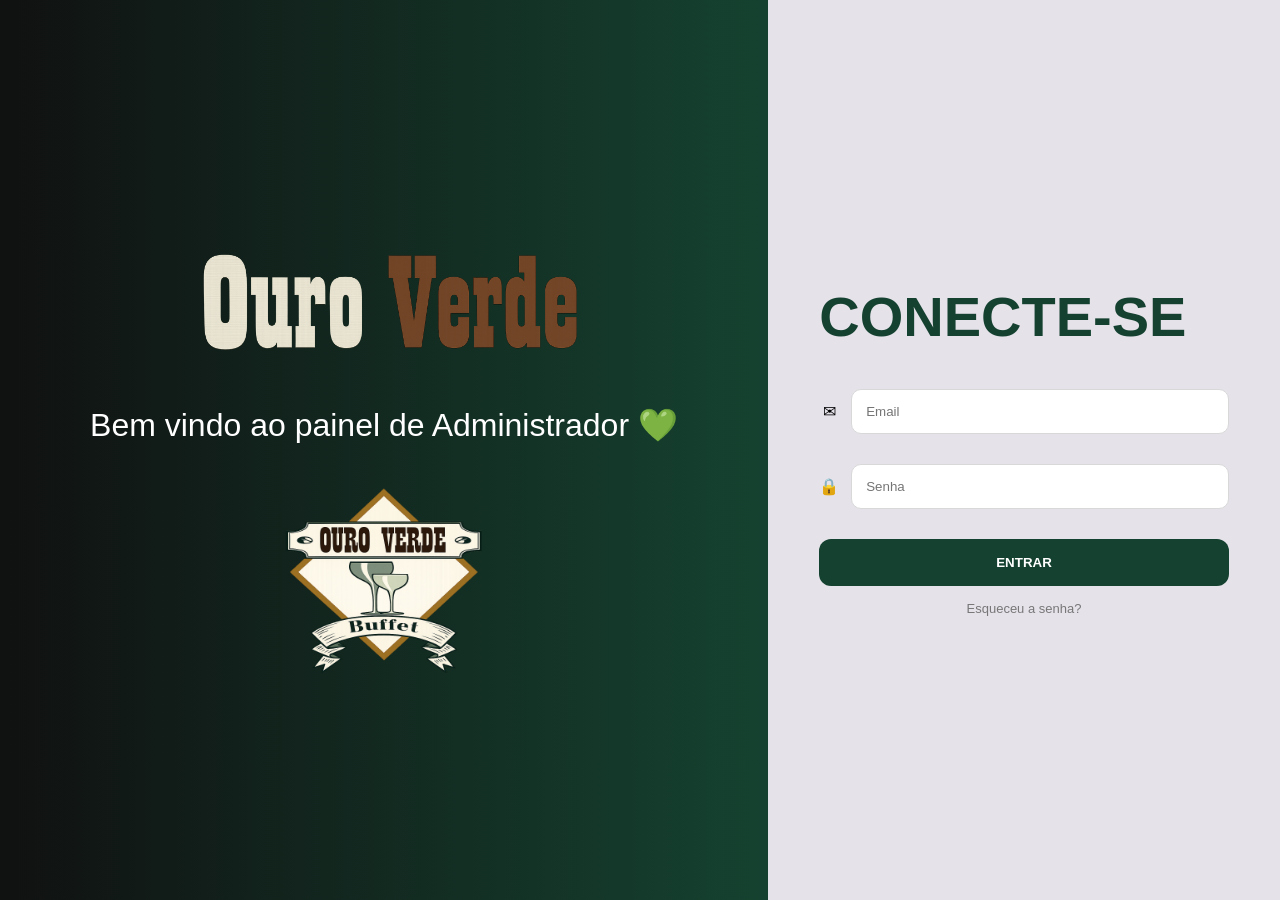
<file: Frontend/adminHTML/dashboard.html>
<!DOCTYPE html>
<html lang="pt-BR">
<head>
    <meta charset="UTF-8">
    <meta name="viewport" content="width=device-width, initial-scale=1.0">
    <title>Dashboard - Ouro Verde</title>

    <link rel="icon" type="image/svg+xml" href="../adminAssets/logo.png">

    <link rel="stylesheet" href="../adminCSS/dashboard.css">
</head>
<body>

<div class="container">

    <!-- SIDEBAR -->

    <aside class="sidebar">

        <div class="sidebar-top">

            <div class="logo-placeholder">
                <img src="../adminAssets/logo.png" alt="">
            </div>

            <nav>

                <a href="dashboard.html" class="active">
                    PEDIDOS
                </a>

                <a href="produtos.html">
                    PRODUTOS
                </a>

            </nav>

        </div>

        <div class="sidebar-bottom">

            <a href="#" id="logoutBtn">
                SAIR
            </a>

        </div>

    </aside>

    <!-- CONTEÚDO -->

    <main class="content">

        <h1>
            PAINEL<span>ADMIN</span>
        </h1>

        <!-- CARDS -->

        <section class="cards">

            <div class="card">
                <h3>RECEITA MENSAL</h3>
                <p id="receitaMensal"></p>
            </div>

            <div class="card">
                <h3>PRODUTOS ATIVOS</h3>
                <p id="produtosAtivos"></p>
            </div>

            <div class="card">
                <h3>PEDIDOS PENDENTES</h3>
                <p id="pedidosPendentes"></p>
            </div>

        </section>

        <!-- BOTÕES -->

        <div class="action-buttons">

            <button>
                PEDIDOS RECENTES
            </button>

            <button onclick="window.location.href='produtos.html'">
                GERENCIAR PRODUTOS
            </button>

        </div>

        <!-- TABELA -->

        <section class="table-container">

            <h3>PEDIDOS RECENTES:</h3>

            <table>

                <thead>
                    <tr>
                        <th>#</th>
                        <th>CLIENTE</th>
                        <th>PERÍODO</th>
                        <th>ENTREGA</th>
                        <th>TOTAL</th>
                        <th>STATUS</th>
                        <th>AÇÃO</th>
                    </tr>
                </thead>

                <tbody id="pedidosTable">

                    <!-- API -->

                </tbody>

            </table>

        </section>

    </main>

</div>

<!-- MODAL -->

<div class="modal" id="logoutModal">

    <div class="modal-content">

        <h2>Tem certeza que quer sair?</h2>

        <div class="modal-buttons">

            <button id="confirmLogout">
                SAIR
            </button>

            <button id="cancelLogout">
                CANCELAR
            </button>

        </div>

    </div>

</div>

<script src="../adminJS/api.js"></script>
<script src="../adminJS/dashboard.js"></script>

</body>
</html>
</file>
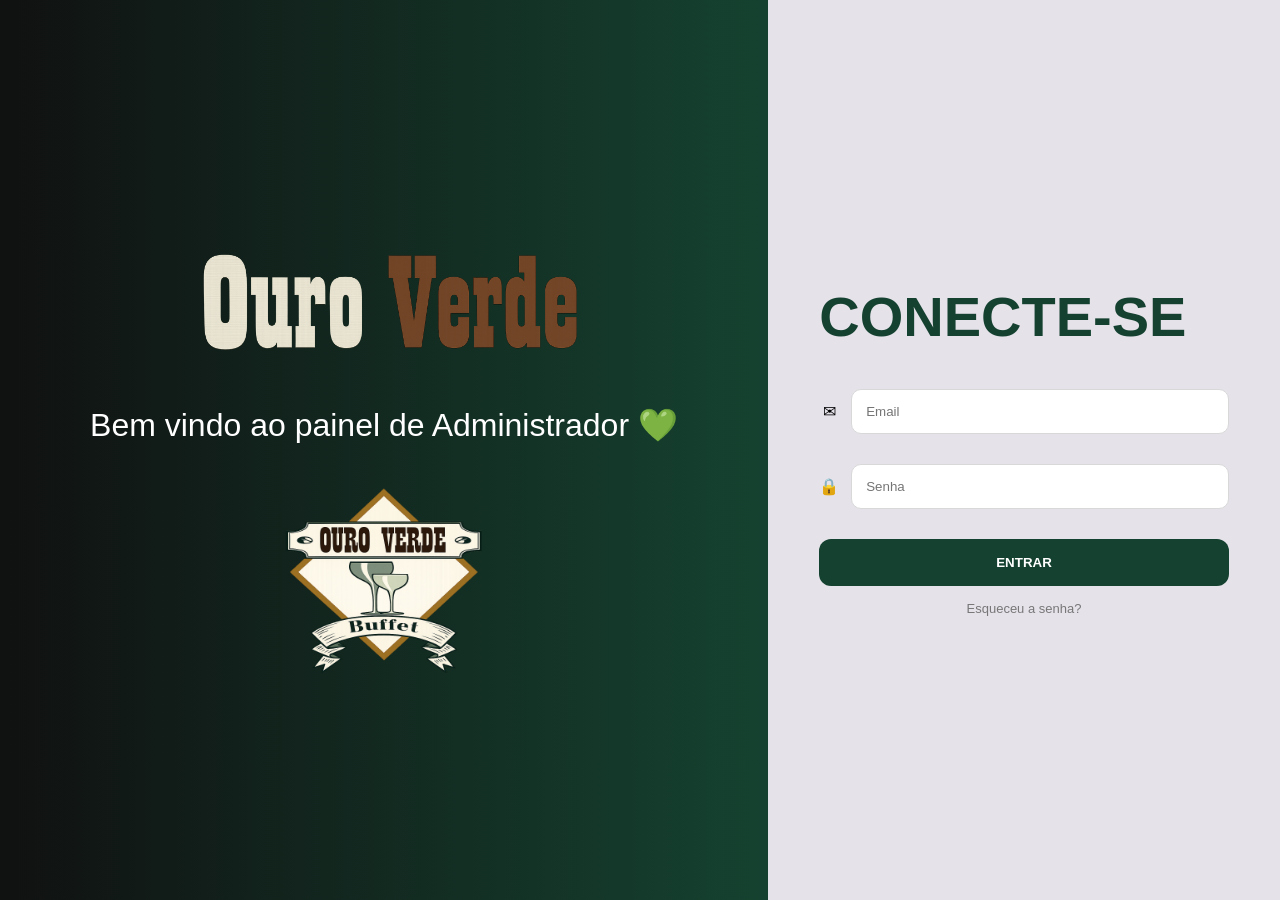
<file: Frontend/adminHTML/login.html>
<!DOCTYPE html>
<html lang="pt-BR">
<head>
    <meta charset="UTF-8">
    <meta name="viewport" content="width=device-width, initial-scale=1.0">
    <title>Login - Ouro Verde</title>

    <link rel="icon" type="image/svg+xml" href="../adminAssets/logo.png">

    <link rel="stylesheet" href="../adminCSS/login.css">
</head>
<body>

<div class="container">

    <!-- LADO ESQUERDO -->

    <section class="left-panel">

        <div class="branding">

            <!-- LOGO PRINCIPAL -->
            <div class="logo-placeholder">
                <img src="../adminAssets/nome.png" alt="">
            </div>

            <p class="welcome-text">
                Bem vindo ao painel de Administrador 💚
            </p>

            <!-- BRASÃO -->
            <div class="badge-placeholder">
                <img src="../adminAssets/logo.png" alt="">
            </div>

        </div>

    </section>

    <!-- LADO DIREITO -->

    <section class="right-panel">

        <div class="login-box">

            <h1>CONECTE-SE</h1>

            <div id="errorMessage" class="error-message">
                A Email ou senha incorretos
            </div>

            <form id="loginForm">

                <div class="input-group">

                    <div class="icon-placeholder">
                        ✉
                    </div>

                    <input
                        type="email"
                        id="email"
                        placeholder="Email"
                        required
                    >

                </div>

                <div class="input-group">

                    <div class="icon-placeholder">
                        🔒
                    </div>

                    <input
                        type="password"
                        id="senha"
                        placeholder="Senha"
                        required
                    >

                </div>

                <button type="submit">
                    ENTRAR
                </button>

                <a href="#" class="forgot-password">
                    Esqueceu a senha?
                </a>

            </form>

        </div>

    </section>

</div>

<script src="../adminJS/api.js"></script>
<script src="../adminJS/login.js"></script>

</body>
</html>
</file>
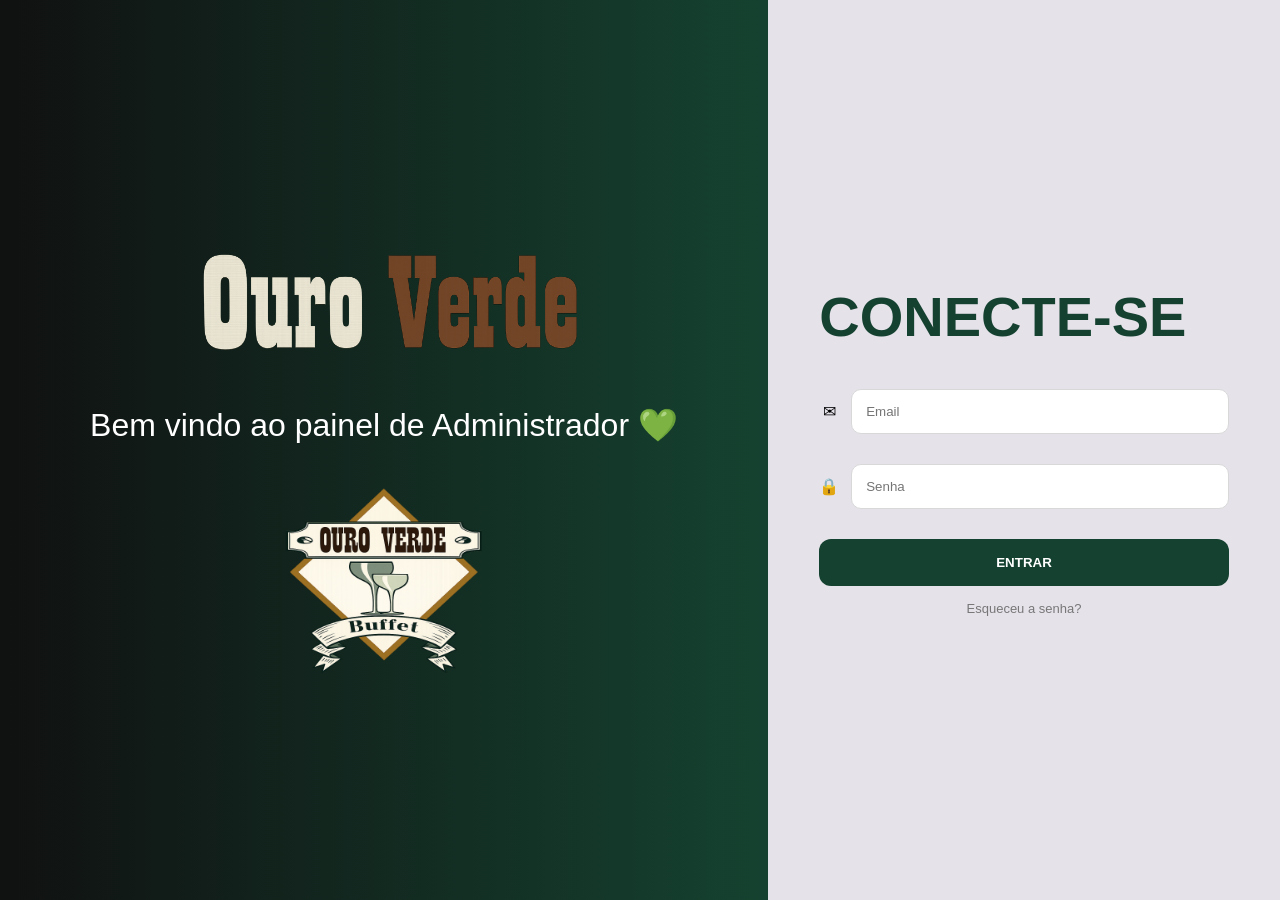
<file: Frontend/adminHTML/pedidos.html>
<!DOCTYPE html>
<html lang="pt-BR">
<head>
    <meta charset="UTF-8">
    <meta name="viewport" content="width=device-width, initial-scale=1.0">
    <title>Pedidos - Ouro Verde</title>

    <link rel="icon" type="image/svg+xml" href="../adminAssets/logo.png">

    <link rel="stylesheet" href="../adminCSS/pedidos.css">
</head>
<body>

<div class="container">

    <!-- SIDEBAR -->

    <aside class="sidebar">

        <div class="sidebar-top">

            <div class="logo-placeholder">
                <img src="../adminAssets/logo.png" alt="">
            </div>

            <nav>

                <a href="pedidos.html" class="active">
                    PEDIDOS
                </a>

                <a href="produtos.html">
                    PRODUTOS
                </a>

            </nav>

        </div>

        <div class="sidebar-bottom">

            <a href="#" id="logoutBtn">
                SAIR
            </a>

        </div>

    </aside>

    <!-- CONTEÚDO -->

    <main class="content">

        <h1>
            PAINEL<span>ADMIN</span>
        </h1>

        <!-- CARDS -->

        <section class="cards">

            <div class="card">
                <h3>RECEITA MENSAL</h3>
                <p id="receitaMensal">R$ 0,00</p>
            </div>

            <div class="card">
                <h3>PEDIDOS PENDENTES</h3>
                <p id="pedidosPendentes">0</p>
            </div>

            <div class="card">
                <h3>PEDIDOS FINALIZADOS</h3>
                <p id="pedidosFinalizados">0</p>
            </div>

        </section>

        <!-- BOTÕES -->

        <div class="action-buttons">

            <button>
                PEDIDOS RECENTES
            </button>

            <button
                onclick="window.location.href='produtos.html'">
                GERENCIAR PRODUTOS
            </button>

        </div>

        <!-- TABELA -->

        <section class="table-container">

            <h3>PEDIDOS RECENTES</h3>

            <table>

                <thead>

                    <tr>
                        <th>#</th>
                        <th>CLIENTE</th>
                        <th>PRODUTO</th>
                        <th>PERÍODO</th>
                        <th>ENTREGA</th>
                        <th>TOTAL</th>
                        <th>STATUS</th>
                        <th>AÇÃO</th>
                    </tr>

                </thead>

                <tbody id="pedidosTable">

                    <!-- API -->

                </tbody>

            </table>

        </section>

    </main>

</div>

<!-- MODAL -->

<div class="modal" id="logoutModal">

    <div class="modal-content">

        <h2>Tem certeza que quer sair?</h2>

        <div class="modal-buttons">

            <button id="confirmLogout">
                SAIR
            </button>

            <button id="cancelLogout">
                CANCELAR
            </button>

        </div>

    </div>

</div>

<script src="../adminJS/api.js"></script>
<script src="../adminJS/pedidos.js"></script>

</body>
</html>
</file>
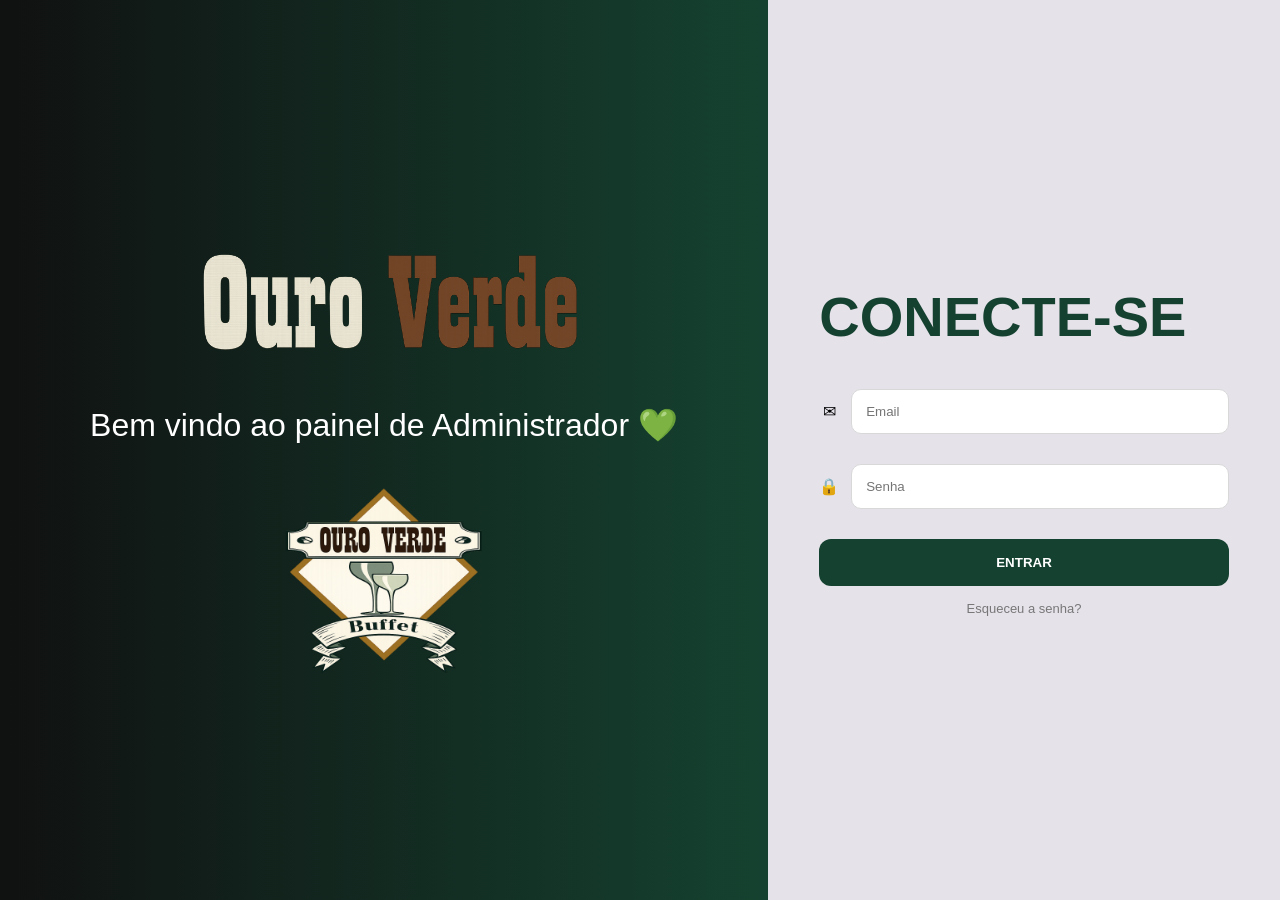
<file: Frontend/adminHTML/produtos.html>
<!DOCTYPE html>
<html lang="pt-BR">
<head>
    <meta charset="UTF-8">
    <meta name="viewport" content="width=device-width, initial-scale=1.0">
    <title>Produtos - Ouro Verde</title>

    <link rel="icon" type="image/svg+xml" href="../adminAssets/logo.png">

    <link rel="stylesheet" href="../adminCSS/produtos.css">
</head>
<body>

<div class="container">

    <!-- SIDEBAR -->

    <aside class="sidebar">

        <div class="sidebar-top">

            <div class="logo-placeholder">
                <img src="../adminAssets/logo.png" alt="">
            </div>

            <nav>

                <a href="dashboard.html">
                    PEDIDOS
                </a>

                <a href="produtos.html" class="active">
                    PRODUTOS
                </a>

            </nav>

        </div>

        <div class="sidebar-bottom">

            <a href="#" id="logoutBtn">
                SAIR
            </a>

        </div>

    </aside>

    <!-- CONTEÚDO -->

    <main class="content">

        <h1>
            PAINEL<span>ADMIN</span>
        </h1>

        <!-- CARDS -->

        <section class="cards">

            <div class="card">
                <h3>RECEITA MENSAL</h3>
            </div>

            <div class="card">
                <h3>PRODUTOS ATIVOS</h3>
            </div>

            <div class="card">
                <h3>PEDIDOS PENDENTES</h3>
            </div>

        </section>

        <!-- BOTÕES -->

        <div class="action-buttons">

            <button onclick="window.location.href='dashboard.html'">
                PEDIDOS RECENTES
            </button>

            <button onclick="window.location.href='produtos.html'">
                GERENCIAR PRODUTOS
            </button>

        </div>

        <!-- FORMULÁRIO -->

        <section class="form-container">

            <h3>+ ADICIONAR PRODUTO</h3>

            <form id="produtoForm">

                <div class="form-grid">

    <div class="form-group">
        <label>NOME DO PRODUTO *</label>
        <input type="text" id="nome">
    </div>

    <div class="form-group">
        <label>CATEGORIA *</label>
        <select id="categoria">
            <option value="">Carregando categorias...</option>
        </select>
    </div>

    <div class="form-group">
        <label>PREÇO POR DIA (R$)</label>
        <input type="number" id="preco">
    </div>

    <div class="form-group">
        <label>ESTOQUE *</label>
        <input type="number" id="estoque">
    </div>

    <div class="form-group image-field">
        <label>IMAGEM (URL)</label>
        <input
            type="text"
            id="imagem"
            placeholder="https://...">
    </div>

</div>

                <button type="submit" class="btn-add">
                    ADICIONAR
                </button>

            </form>

        </section>

        <!-- TABELA DE PRODUTOS -->

        <section class="table-container">

            <h3>PRODUTOS CADASTRADOS</h3>

            <table>

                <thead>
                    <tr>
                        <th>#</th>
                        <th>NOME</th>
                        <th>CATEGORIA</th>
                        <th>PREÇO</th>
                        <th>ESTOQUE</th>
                        <th>AÇÃO</th>
                    </tr>
                </thead>

                <tbody id="produtosTable">
                    <!-- API -->
                </tbody>

            </table>

        </section>

    </main>

</div>

<!-- MODAL -->

<div class="modal" id="logoutModal">

    <div class="modal-content">

        <h2>Tem certeza que quer sair?</h2>

        <div class="modal-buttons">

            <button id="confirmLogout">
                SAIR
            </button>

            <button id="cancelLogout">
                CANCELAR
            </button>

        </div>

    </div>

</div>

<script src="../adminJS/api.js"></script>
<script src="../adminJS/produtos.js"></script>

</body>
</html>
</file>
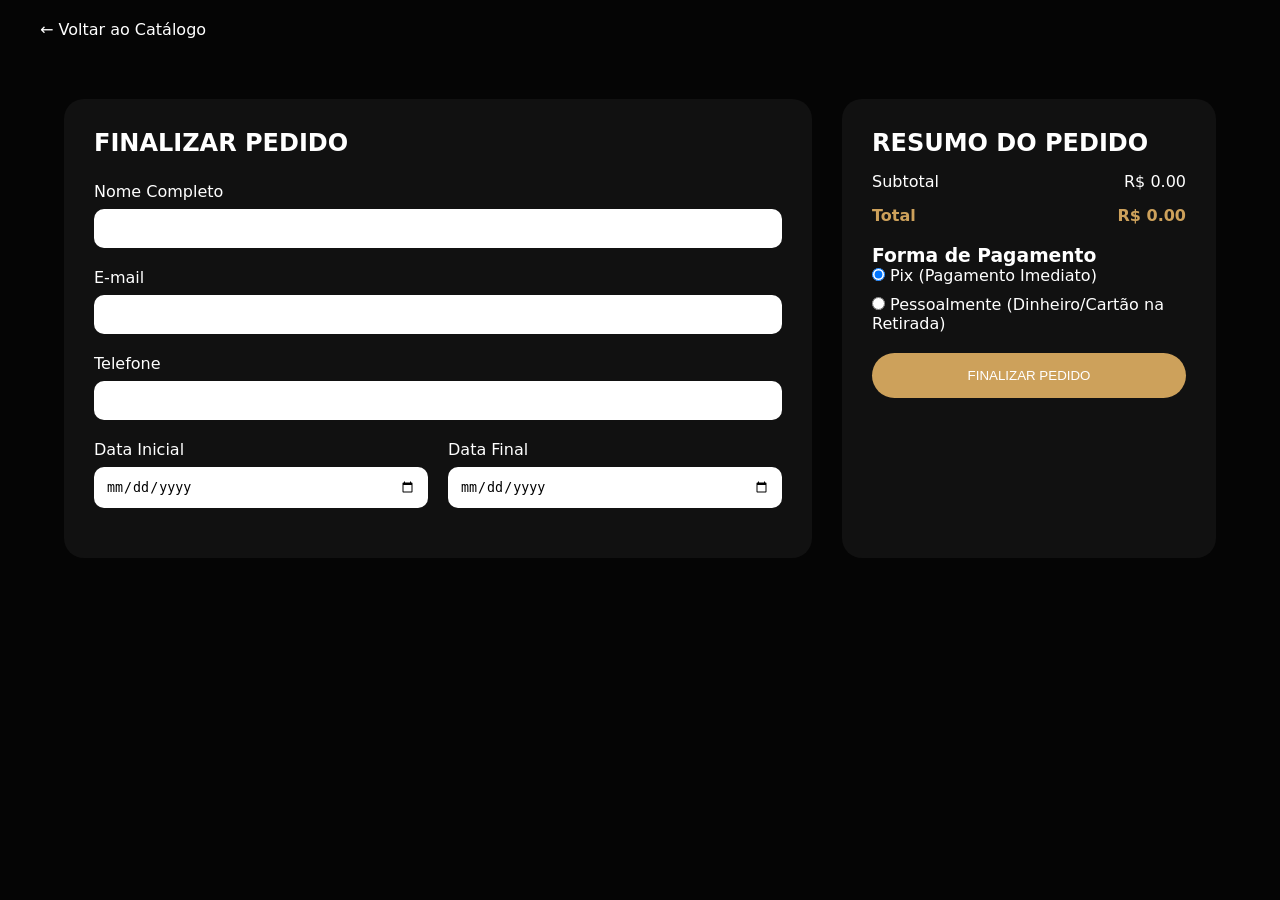
<file: Frontend/clienteHTML/checkout.html>
<!DOCTYPE html>
<html lang="pt-BR">

<head>
    <meta charset="UTF-8">
    <meta name="viewport" content="width=device-width, initial-scale=1.0">
    <title>Checkout - Ouro Verde</title>

    <link rel="stylesheet" href="../clienteCSS/checkout.css">
</head>

<body>

    <header>
        <a href="catalogo.html" class="voltar">
            ← Voltar ao Catálogo
        </a>
    </header>

    <main class="checkout-container">

        <section class="dados-cliente">

            <h1>FINALIZAR PEDIDO</h1>

            <div class="grupo">
                <label>Nome Completo</label>
                <input type="text" id="nome">
            </div>

            <div class="grupo">
                <label>E-mail</label>
                <input type="email" id="email">
            </div>

            <div class="grupo">
                <label>Telefone</label>
                <input type="text" id="telefone">
            </div>

            <div class="linha">
                <div class="grupo">
                    <label>Data Inicial</label>
                    <input type="date" id="dataInicio">
                </div>

                <div class="grupo">
                    <label>Data Final</label>
                    <input type="date" id="dataFim">
                </div>
            </div>

        </section>

        <aside class="resumo">

            <h2>RESUMO DO PEDIDO</h2>

            <div id="itensResumo"></div>

            <div class="linha-resumo">
                <span>Subtotal</span>
                <span>
                    R$ <span id="subtotal">0,00</span>
                </span>
            </div>

            <div class="linha-resumo total">
                <span>Total</span>
                <span>
                    R$ <span id="total">0,00</span>
                </span>
            </div>

            <div class="forma-pagamento" style="margin-top: 20px; margin-bottom: 20px;">
                <h3>Forma de Pagamento</h3>
                <label style="display: block; margin-bottom: 10px; cursor: pointer;">
                    <input type="radio" name="metodoPagamento" value="pix" checked>
                    Pix (Pagamento Imediato)
                </label>
                <label style="display: block; cursor: pointer;">
                    <input type="radio" name="metodoPagamento" value="presencial">
                    Pessoalmente (Dinheiro/Cartão na Retirada)
                </label>
            </div>

            <button onclick="finalizarPedido()">
                FINALIZAR PEDIDO
            </button>

        </aside>

    </main>

    <script src="../clienteJS/checkout.js"></script>

</body>

</html>
</file>
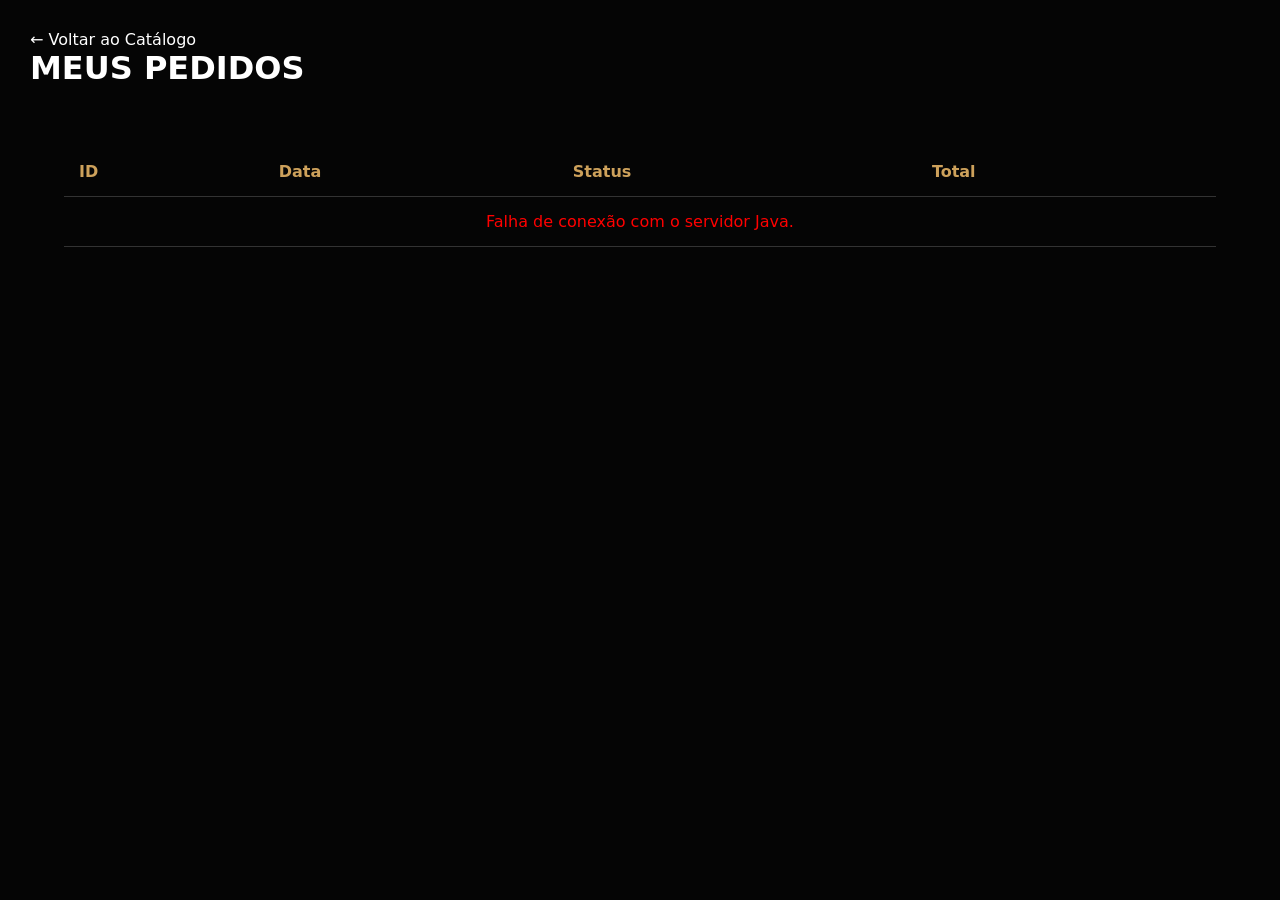
<file: Frontend/clienteHTML/meusPedidos.html>
<!DOCTYPE html>
<html lang="pt-BR">

<head>

    <meta charset="UTF-8">

    <meta
        name="viewport"
        content="width=device-width, initial-scale=1.0">

    <title>Meus Pedidos - Ouro Verde</title>

    <link
        rel="stylesheet"
        href="../clienteCSS/meusPedidos.css">

</head>

<body>

    <header>

        <a href="../index.html" class="voltar">
            ← Voltar ao Catálogo
        </a>

        <h1>
            MEUS PEDIDOS
        </h1>

    </header>

    <main class="container">

        <table>

            <thead>

                <tr>

                    <th>ID</th>
                    <th>Data</th>
                    <th>Status</th>
                    <th>Total</th>

                </tr>

            </thead>

            <tbody id="listaPedidos">

            </tbody>

        </table>

    </main>

    <script
        src="../clienteJS/meusPedidos.js">
    </script>

</body>

</html>
</file>
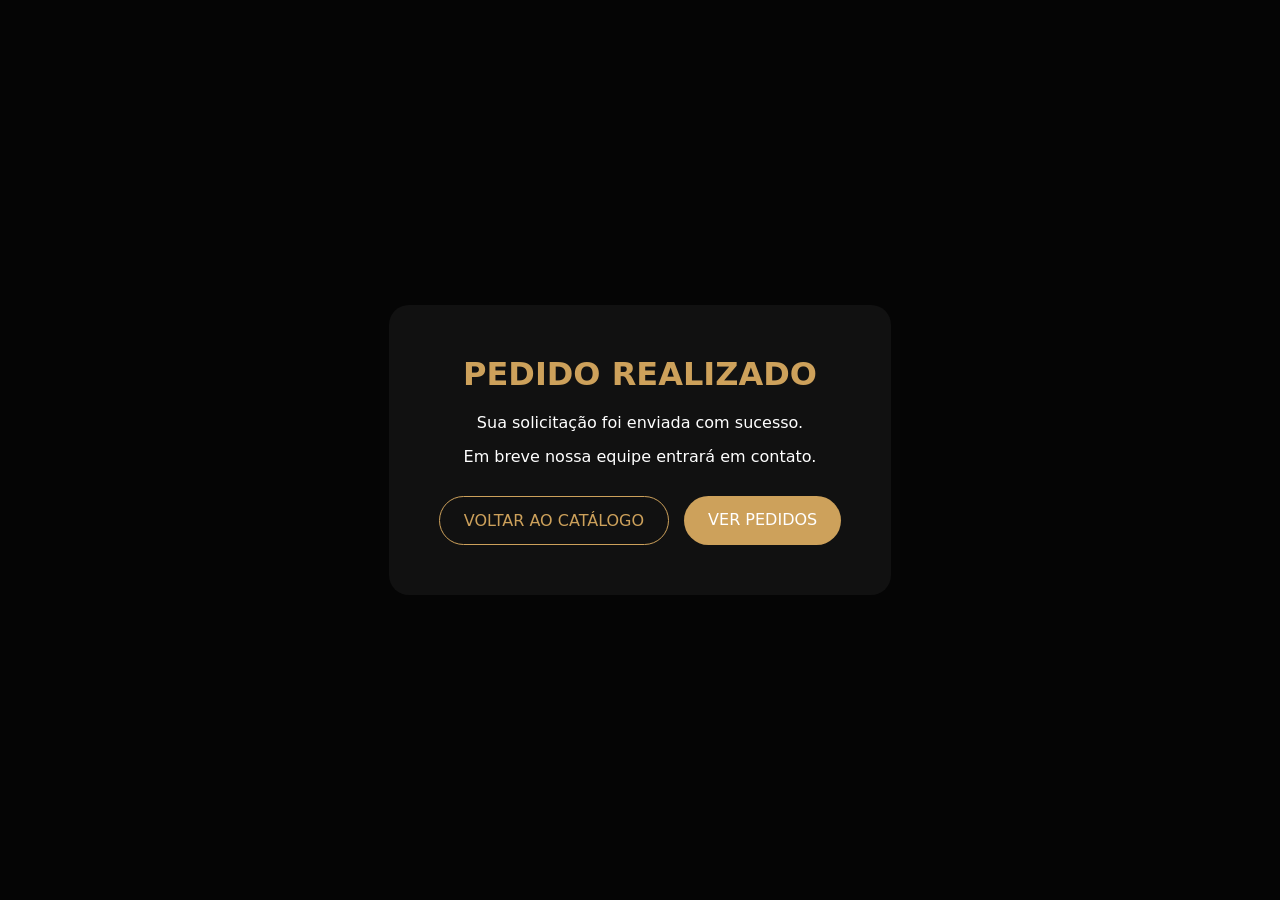
<file: Frontend/clienteHTML/sucesso.html>
<!DOCTYPE html>
<html lang="pt-BR">

<head>

    <meta charset="UTF-8">

    <meta
        name="viewport"
        content="width=device-width, initial-scale=1.0">

    <title>Pedido Realizado</title>

    <link
        rel="stylesheet"
        href="../clienteCSS/sucesso.css">

</head>

<body>

    <main class="sucesso-container">

        <div class="sucesso-card">

            <h1>
                PEDIDO REALIZADO
            </h1>

            <p>
                Sua solicitação foi enviada com sucesso.
            </p>

            <p>
                Em breve nossa equipe entrará em contato.
            </p>

            <div id="instrucoes-pagamento" style="margin: 20px 0; padding: 15px; border-radius: 8px; background-color: #f8f9fa; color: #333; text-align: center;">
            </div>

            <div class="acoes">

                <a
                    href="../index.html"
                    class="btn-secundario">

                    VOLTAR AO CATÁLOGO

                </a>

                <a
                    href="meusPedidos.html"
                    class="btn-principal">

                    VER PEDIDOS

                </a>

            </div>

        </div>

    </main>

    <script
        src="../clienteJS/sucesso.js">
    </script>
<script>
    document.addEventListener("DOMContentLoaded", () => {
        const instrucoes = document.getElementById("instrucoes-pagamento");
        const metodo = localStorage.getItem("pagamentoEscolhido");

        if (metodo === "pix") {
            instrucoes.innerHTML = `
                <h3 style="color: #2e7d32;">Pagamento via Pix</h3>
                <p>Abra o app do seu banco e use a chave abaixo para confirmar sua reserva:</p>
                <strong style="font-size: 18px; display: block; margin: 10px 0;">CNPJ: 12.345.678/0001-99</strong>
                <p style="font-size: 14px; color: #666;">(Ouro Verde Buffet Ltda)</p>
            `;
        } else if (metodo === "presencial") {
            instrucoes.innerHTML = `
                <h3 style="color: #b71c1c;">Pagamento Presencial</h3>
                <p>O pagamento das parcelas será realizado no balcão no momento da retirada.</p>
                <p style="font-size: 14px; color: #666;">Aceitamos dinheiro, débito e crédito (até 3x sem juros).</p>
            `;
        } else {
            instrucoes.style.display = 'none'; 
        }

        localStorage.removeItem("pagamentoEscolhido");
    });
</script>

</body>

</html>
</file>
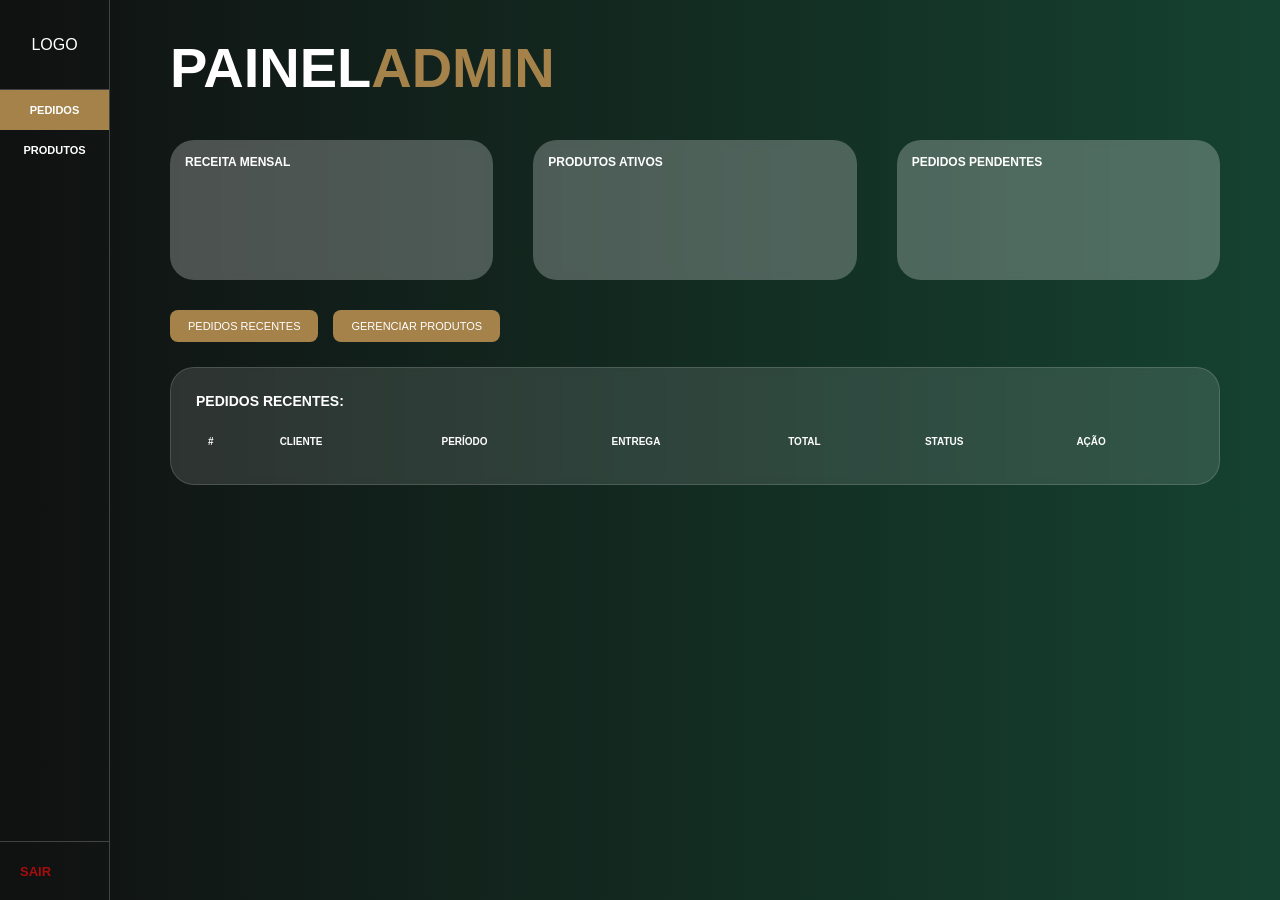
<file: Projeto-Ouro-Verde-main/Frontend/adminHTML/dashboard.html>
<!DOCTYPE html>
<html lang="pt-BR">
<head>
    <meta charset="UTF-8">
    <meta name="viewport" content="width=device-width, initial-scale=1.0">
    <title>Dashboard - Ouro Verde</title>

    <link rel="stylesheet" href="../adminCSS/dashboard.css">
</head>
<body>

<div class="container">

    <!-- SIDEBAR -->

    <aside class="sidebar">

        <div class="sidebar-top">

            <div class="logo-placeholder">
                LOGO
            </div>

            <nav>

                <a href="dashboard.html" class="active">
                    PEDIDOS
                </a>

                <a href="produtos.html">
                    PRODUTOS
                </a>

            </nav>

        </div>

        <div class="sidebar-bottom">

            <a href="#" id="logoutBtn">
                SAIR
            </a>

        </div>

    </aside>

    <!-- CONTEÚDO -->

    <main class="content">

        <h1>
            PAINEL<span>ADMIN</span>
        </h1>

        <!-- CARDS -->

        <section class="cards">

            <div class="card">
                <h3>RECEITA MENSAL</h3>
                <p id="receitaMensal"></p>
            </div>

            <div class="card">
                <h3>PRODUTOS ATIVOS</h3>
                <p id="produtosAtivos"></p>
            </div>

            <div class="card">
                <h3>PEDIDOS PENDENTES</h3>
                <p id="pedidosPendentes"></p>
            </div>

        </section>

        <!-- BOTÕES -->

        <div class="action-buttons">

            <button>
                PEDIDOS RECENTES
            </button>

            <button onclick="window.location.href='produtos.html'">
                GERENCIAR PRODUTOS
            </button>

        </div>

        <!-- TABELA -->

        <section class="table-container">

            <h3>PEDIDOS RECENTES:</h3>

            <table>

                <thead>
                    <tr>
                        <th>#</th>
                        <th>CLIENTE</th>
                        <th>PERÍODO</th>
                        <th>ENTREGA</th>
                        <th>TOTAL</th>
                        <th>STATUS</th>
                        <th>AÇÃO</th>
                    </tr>
                </thead>

                <tbody id="pedidosTable">

                    <!-- API -->

                </tbody>

            </table>

        </section>

    </main>

</div>

<!-- MODAL -->

<div class="modal" id="logoutModal">

    <div class="modal-content">

        <h2>Tem certeza que quer sair?</h2>

        <div class="modal-buttons">

            <button id="confirmLogout">
                SAIR
            </button>

            <button id="cancelLogout">
                CANCELAR
            </button>

        </div>

    </div>

</div>

<script src="../adminJS/dashboard.js"></script>

</body>
</html>
</file>
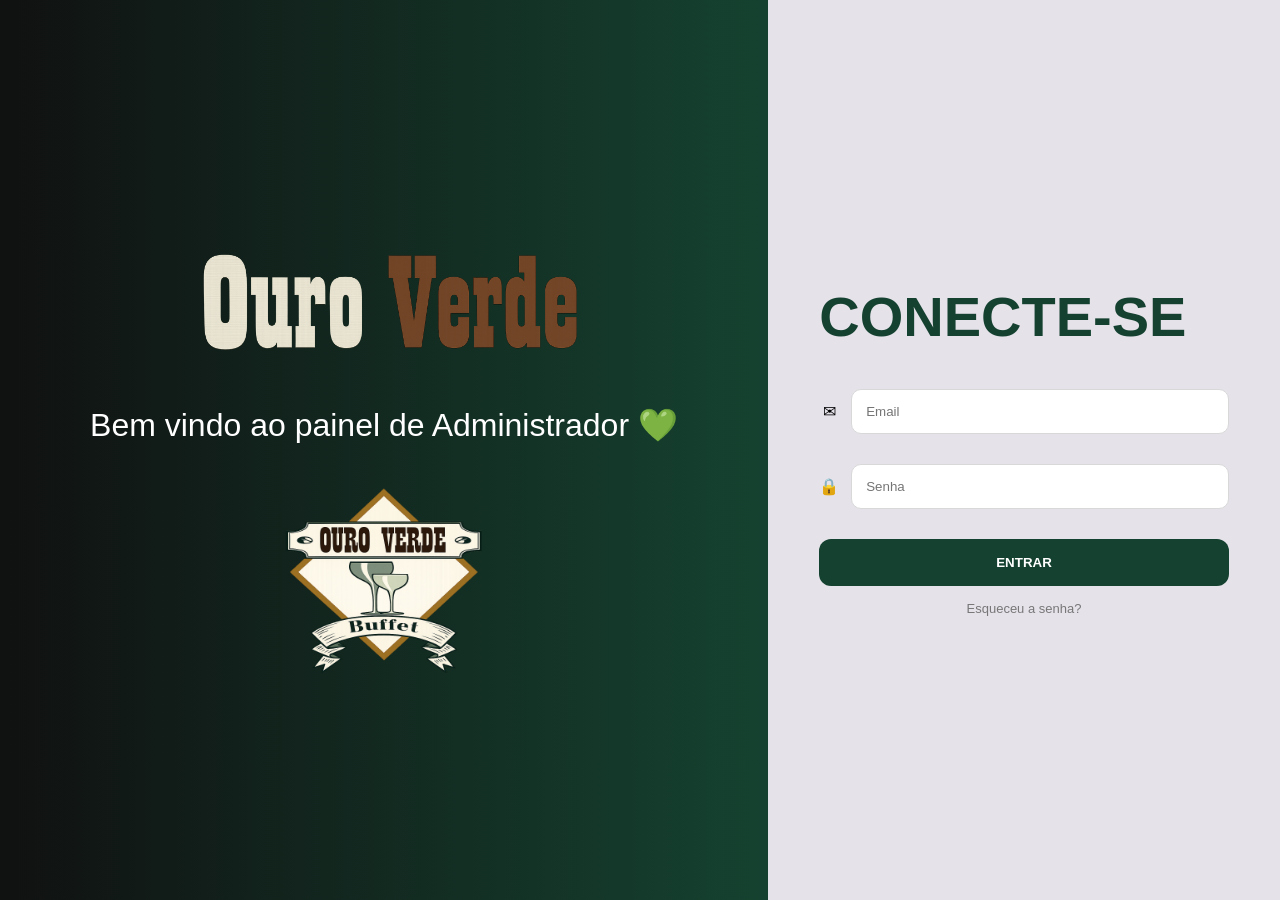
<file: Projeto-Ouro-Verde-main/Frontend/adminHTML/login.html>
<!DOCTYPE html>
<html lang="pt-BR">
<head>
    <meta charset="UTF-8">
    <meta name="viewport" content="width=device-width, initial-scale=1.0">
    <title>Login - Ouro Verde</title>

    <link rel="stylesheet" href="../adminCSS/login.css">
</head>
<body>

<div class="container">

    <!-- LADO ESQUERDO -->

    <section class="left-panel">

        <div class="branding">

            <!-- LOGO PRINCIPAL -->
            <div class="logo-placeholder">
                <img src="../adminAssets/nome.png" alt="">
            </div>

            <p class="welcome-text">
                Bem vindo ao painel de Administrador 💚
            </p>

            <!-- BRASÃO -->
            <div class="badge-placeholder">
                <img src="../adminAssets/logo.png" alt="">
            </div>

        </div>

    </section>

    <!-- LADO DIREITO -->

    <section class="right-panel">

        <div class="login-box">

            <h1>CONECTE-SE</h1>

            <div id="errorMessage" class="error-message">
                A Email ou senha incorretos
            </div>

            <form id="loginForm">

                <div class="input-group">

                    <div class="icon-placeholder">
                        ✉
                    </div>

                    <input
                        type="email"
                        id="email"
                        placeholder="Email"
                        required
                    >

                </div>

                <div class="input-group">

                    <div class="icon-placeholder">
                        🔒
                    </div>

                    <input
                        type="password"
                        id="senha"
                        placeholder="Senha"
                        required
                    >

                </div>

                <button type="submit">
                    ENTRAR
                </button>

                <a href="#" class="forgot-password">
                    Esqueceu a senha?
                </a>

            </form>

        </div>

    </section>

</div>

<script src="../adminJS/login.js"></script>

</body>
</html>
</file>
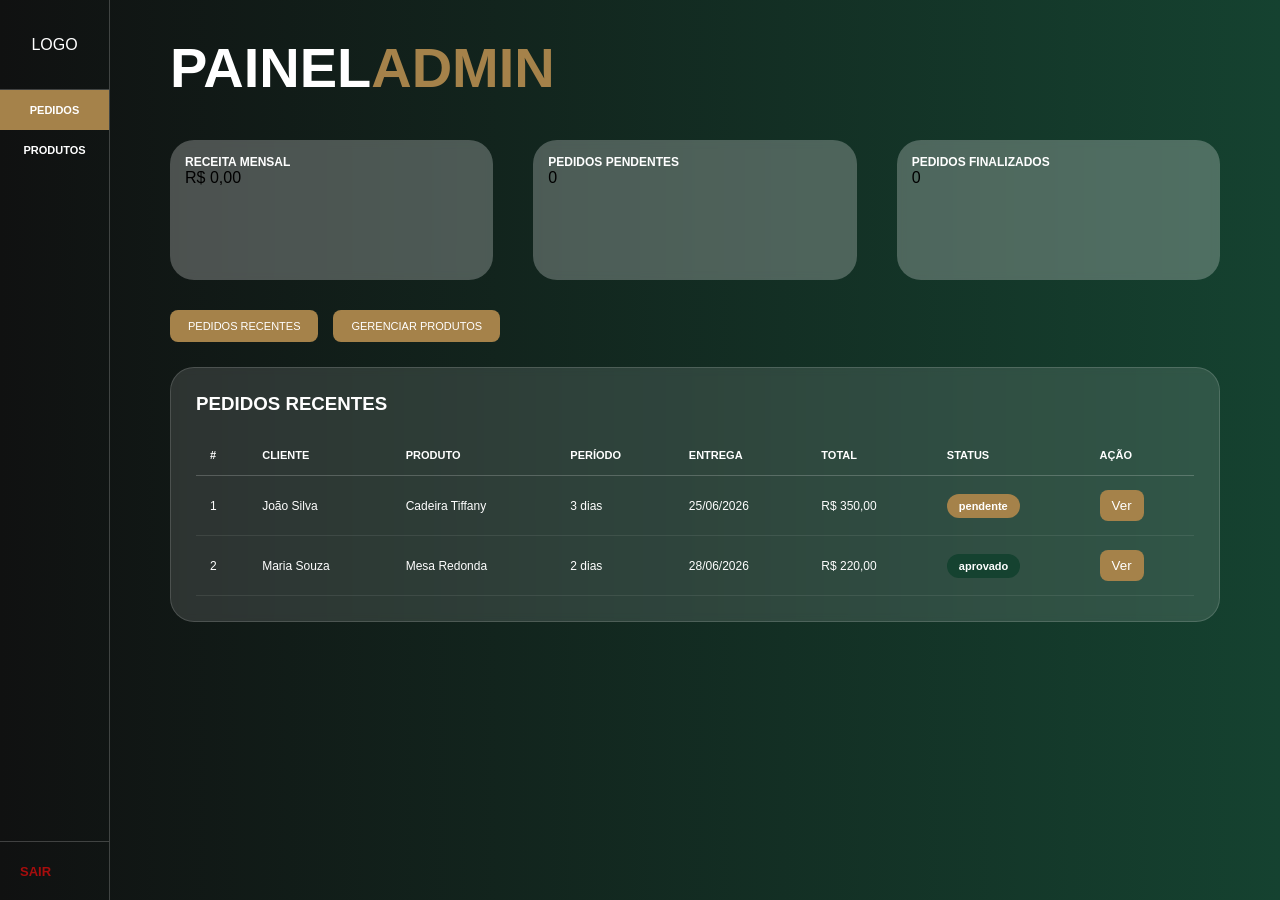
<file: Projeto-Ouro-Verde-main/Frontend/adminHTML/pedidos.html>
<!DOCTYPE html>
<html lang="pt-BR">
<head>
    <meta charset="UTF-8">
    <meta name="viewport" content="width=device-width, initial-scale=1.0">
    <title>Pedidos - Ouro Verde</title>

    <link rel="stylesheet" href="../adminCSS/pedidos.css">
</head>
<body>

<div class="container">

    <!-- SIDEBAR -->

    <aside class="sidebar">

        <div class="sidebar-top">

            <div class="logo-placeholder">
                LOGO
            </div>

            <nav>

                <a href="pedidos.html" class="active">
                    PEDIDOS
                </a>

                <a href="produtos.html">
                    PRODUTOS
                </a>

            </nav>

        </div>

        <div class="sidebar-bottom">

            <a href="#" id="logoutBtn">
                SAIR
            </a>

        </div>

    </aside>

    <!-- CONTEÚDO -->

    <main class="content">

        <h1>
            PAINEL<span>ADMIN</span>
        </h1>

        <!-- CARDS -->

        <section class="cards">

            <div class="card">
                <h3>RECEITA MENSAL</h3>
                <p id="receitaMensal">R$ 0,00</p>
            </div>

            <div class="card">
                <h3>PEDIDOS PENDENTES</h3>
                <p id="pedidosPendentes">0</p>
            </div>

            <div class="card">
                <h3>PEDIDOS FINALIZADOS</h3>
                <p id="pedidosFinalizados">0</p>
            </div>

        </section>

        <!-- BOTÕES -->

        <div class="action-buttons">

            <button>
                PEDIDOS RECENTES
            </button>

            <button
                onclick="window.location.href='produtos.html'">
                GERENCIAR PRODUTOS
            </button>

        </div>

        <!-- TABELA -->

        <section class="table-container">

            <h3>PEDIDOS RECENTES</h3>

            <table>

                <thead>

                    <tr>
                        <th>#</th>
                        <th>CLIENTE</th>
                        <th>PRODUTO</th>
                        <th>PERÍODO</th>
                        <th>ENTREGA</th>
                        <th>TOTAL</th>
                        <th>STATUS</th>
                        <th>AÇÃO</th>
                    </tr>

                </thead>

                <tbody id="pedidosTable">

                    <!-- API -->

                </tbody>

            </table>

        </section>

    </main>

</div>

<!-- MODAL -->

<div class="modal" id="logoutModal">

    <div class="modal-content">

        <h2>Tem certeza que quer sair?</h2>

        <div class="modal-buttons">

            <button id="confirmLogout">
                SAIR
            </button>

            <button id="cancelLogout">
                CANCELAR
            </button>

        </div>

    </div>

</div>

<script src="../adminJS/pedidos.js"></script>

</body>
</html>
</file>
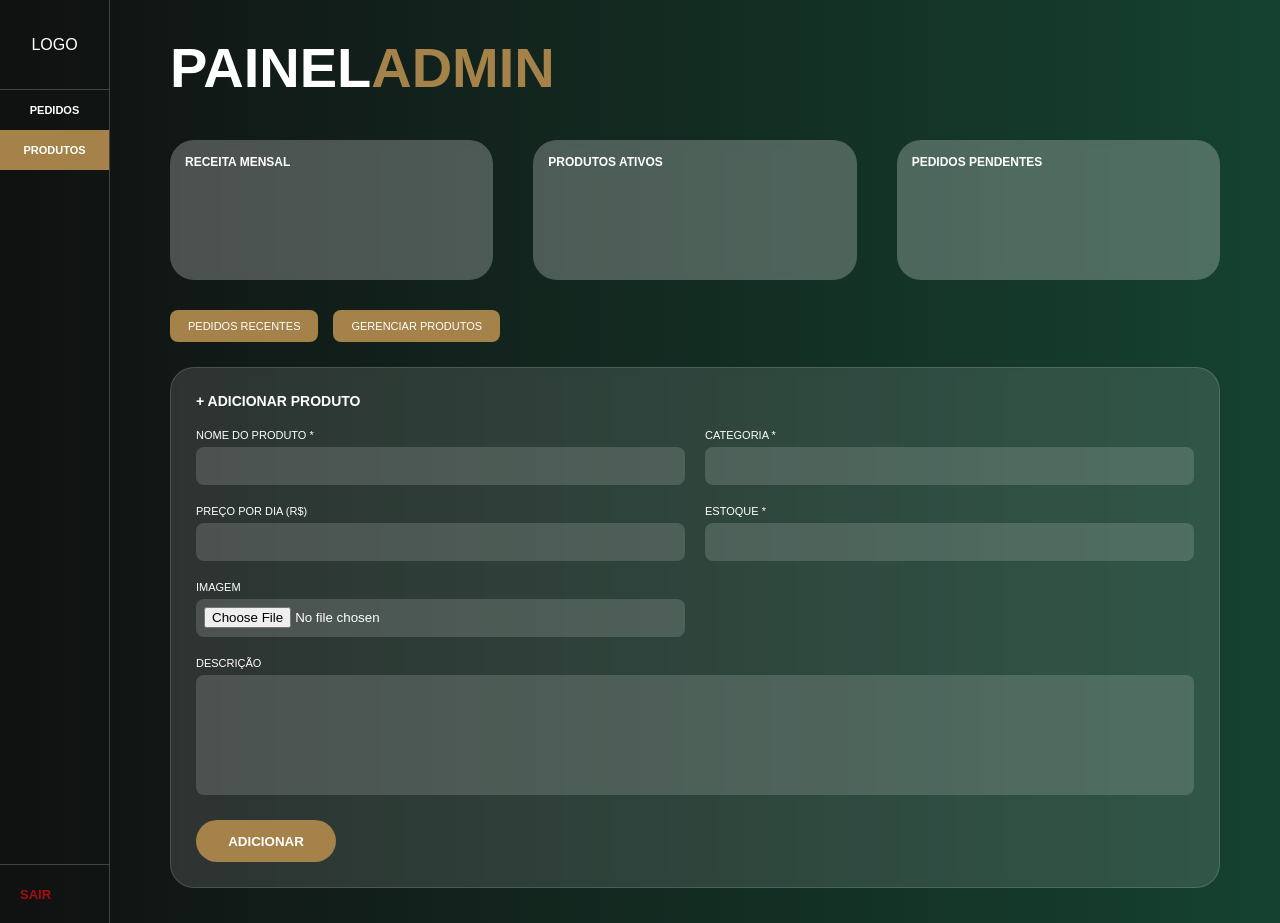
<file: Projeto-Ouro-Verde-main/Frontend/adminHTML/produtos.html>
<!DOCTYPE html>
<html lang="pt-BR">
<head>
    <meta charset="UTF-8">
    <meta name="viewport" content="width=device-width, initial-scale=1.0">
    <title>Produtos - Ouro Verde</title>

    <link rel="stylesheet" href="../adminCSS/produtos.css">
</head>
<body>

<div class="container">

    <!-- SIDEBAR -->

    <aside class="sidebar">

        <div class="sidebar-top">

            <div class="logo-placeholder">
                LOGO
            </div>

            <nav>

                <a href="dashboard.html">
                    PEDIDOS
                </a>

                <a href="produtos.html" class="active">
                    PRODUTOS
                </a>

            </nav>

        </div>

        <div class="sidebar-bottom">

            <a href="#" id="logoutBtn">
                SAIR
            </a>

        </div>

    </aside>

    <!-- CONTEÚDO -->

    <main class="content">

        <h1>
            PAINEL<span>ADMIN</span>
        </h1>

        <!-- CARDS -->

        <section class="cards">

            <div class="card">
                <h3>RECEITA MENSAL</h3>
            </div>

            <div class="card">
                <h3>PRODUTOS ATIVOS</h3>
            </div>

            <div class="card">
                <h3>PEDIDOS PENDENTES</h3>
            </div>

        </section>

        <!-- BOTÕES -->

        <div class="action-buttons">

            <button>
                PEDIDOS RECENTES
            </button>

            <button>
                GERENCIAR PRODUTOS
            </button>

        </div>

        <!-- FORMULÁRIO -->

        <section class="form-container">

            <h3>+ ADICIONAR PRODUTO</h3>

            <form id="produtoForm">

                <div class="form-grid">

    <div class="form-group">
        <label>NOME DO PRODUTO *</label>
        <input type="text" id="nome">
    </div>

    <div class="form-group">
        <label>CATEGORIA *</label>
        <input type="text" id="categoria">
    </div>

    <div class="form-group">
        <label>PREÇO POR DIA (R$)</label>
        <input type="number" id="preco">
    </div>

    <div class="form-group">
        <label>ESTOQUE *</label>
        <input type="number" id="estoque">
    </div>

    <div class="form-group image-field">
        <label>IMAGEM</label>
        <input
            type="file"
            id="imagem"
            accept="image/*">
    </div>

    <div class="form-group description-field">
        <label>DESCRIÇÃO</label>
        <textarea id="descricao"></textarea>
    </div>

</div>

                <button type="submit" class="btn-add">
                    ADICIONAR
                </button>

            </form>

        </section>

    </main>

</div>

<!-- MODAL -->

<div class="modal" id="logoutModal">

    <div class="modal-content">

        <h2>Tem certeza que quer sair?</h2>

        <div class="modal-buttons">

            <button id="confirmLogout">
                SAIR
            </button>

            <button id="cancelLogout">
                CANCELAR
            </button>

        </div>

    </div>

</div>

<script src="../adminJS/produtos.js"></script>

</body>
</html>
</file>
<file: Frontend/adminCSS/dashboard.css>
:root{
    --preto:#101111;
    --verde:#154230;
    --dourado:#A5824A;
    --vinho:#5D1E21;
    --cinza:#E6E2EA;
}

*{
    margin:0;
    padding:0;
    box-sizing:border-box;
    font-family:'Poppins',sans-serif;
}

body{
    min-height:100vh;

    background:
    linear-gradient(
        90deg,
        #101111 0%,
        #154230 100%
    );
}

.container{
    display:flex;
    min-height:100vh;
}

/* SIDEBAR */

.sidebar{

    width:110px;

    border-right:
    1px solid rgba(255,255,255,.2);

    display:flex;
    flex-direction:column;
    justify-content:space-between;
}

.sidebar-top{
    display:flex;
    flex-direction:column;
}

.logo-placeholder{
    width:100%;
    height:120px;
    display:flex;
    align-items:center;
    justify-content:center;
    padding: 15px;
    box-sizing: border-box;
    overflow: hidden;
    border-bottom: 1px solid rgba(255, 255, 255, 0.08);
}

.logo-placeholder img {
    max-width: 90%;
    max-height: 90%;
    width: auto;
    height: auto;
    object-fit: contain;
    display: block;
}

.sidebar nav{
    display:flex;
    flex-direction:column;
}

.sidebar nav a{

    text-decoration:none;

    color:white;

    font-size:11px;

    font-weight:600;

    text-align:center;

    padding:14px;
}

.sidebar nav a.active{

    background:var(--dourado);

    color:white;
}

.sidebar-bottom{

    border-top:
    1px solid rgba(255,255,255,.2);

    padding:20px;
}

.sidebar-bottom a{

    color:#a70d0d;

    text-decoration:none;

    font-size:13px;

    font-weight:bold;
}

/* CONTEÚDO */

.content{
    flex:1;
    padding:35px 60px;
}

.content h1{

    color:white;

    font-size:56px;

    margin-bottom:40px;
}

.content h1 span{
    color:var(--dourado);
}

.cards{

    display:grid;

    grid-template-columns:
    repeat(3,1fr);

    gap:40px;

    margin-bottom:30px;
}

.card{

    height:140px;

    border-radius:24px;

    background:
    rgba(255,255,255,.25);

    backdrop-filter: blur(4px);

    padding:15px;
}

.card h3{
    color:white;
    font-size:12px;
}

/* BOTÕES */

.action-buttons{

    display:flex;
    gap:15px;

    margin-bottom:25px;
}

.action-buttons button{

    border:none;

    border-radius:8px;

    padding:10px 18px;

    background:var(--dourado);

    color:white;

    font-size:11px;

    cursor:pointer;
}

/* TABELA */

.table-container{

    padding:25px;

    border-radius:24px;

    background:
    rgba(255,255,255,.12);

    backdrop-filter: blur(4px);

    border:
    1px solid rgba(255,255,255,.15);
}

.table-container h3{

    color:white;

    margin-bottom:15px;

    font-size:14px;
}

table{

    width:100%;

    border-collapse:collapse;
}

th{

    color:white;

    font-size:10px;

    padding:12px;

    text-align:left;
}

td{

    color:white;

    padding:12px;
}

.status{

    padding:6px 12px;

    border-radius:20px;

    font-size:11px;

    font-weight:bold;
}

.status.pendente{
    background:#A5824A;
    color:white;
}

.status.aprovado{
    background:#154230;
    color:white;
}

.status.finalizado{
    background:#154230;
    color:white;
}

.status.cancelado{
    background:#5D1E21;
    color:white;
}

.btn-action{

    border:none;

    border-radius:6px;

    padding:6px 14px;

    background:var(--dourado);

    color:white;

    font-size:11px;

    cursor:pointer;
}

/* MODAL */

.modal{

    display:none;

    position:fixed;

    inset:0;

    background:
    rgba(0,0,0,.5);

    justify-content:center;
    align-items:center;
}

.modal.show{
    display:flex;
}

.modal-content{

    width:320px;

    background:white;

    border-radius:20px;

    padding:25px;

    text-align:center;
}

.modal-content h2{

    margin-bottom:20px;

    font-size:28px;
}

.modal-buttons{

    display:flex;

    justify-content:center;

    gap:10px;
}

#confirmLogout{

    background:var(--vinho);

    color:white;

    border:none;

    padding:10px 20px;

    border-radius:20px;

    cursor:pointer;
}

#cancelLogout{

    background:#ddd;

    border:none;

    padding:10px 20px;

    border-radius:20px;

    cursor:pointer;
}
</file>
<file: Frontend/adminCSS/login.css>
:root{
    --preto:#101111;
    --verde:#154230;
    --dourado:#A5824A;
    --vinho:#5D1E21;
    --cinza:#E6E2EA;
}

*{
    margin:0;
    padding:0;
    box-sizing:border-box;
    font-family:'Poppins', sans-serif;
}

body{
    height:100vh;
}

.container{
    display:flex;
    height:100vh;
}

/* ESQUERDA */

.left-panel{
    width:60%;

    background:
    linear-gradient(
        90deg,
        #101111 0%,
        #154230 100%
    );

    display:flex;
    justify-content:center;
    align-items:center;
}

.branding{
    text-align:center;
}

.logo-placeholder img{

    width:420px;
    height:270px;

    color:white;

    display:flex;
    align-items:center;
    justify-content:center;
    margin:auto;
    margin-top: -40px;

}

.welcome-text{
    color:white;
    font-size:32px;
    margin-bottom:40px;
    margin-top: -40px;
}

.badge-placeholder img{

    width:320px;
    height:200px;

    color:white;

    display:flex;
    justify-content:center;
    align-items:center;

    margin:auto;
}

/* DIREITA */

.right-panel{
    width:40%;
    background:var(--cinza);

    display:flex;
    justify-content:center;
    align-items:center;
}

.login-box{
    width:80%;
    max-width:450px;
}

.login-box h1{

    font-size:56px;

    color:var(--verde);

    margin-bottom:40px;
}

.input-group{

    display:flex;
    align-items:center;

    gap:12px;

    margin-bottom:30px;
}

.icon-placeholder{

    width:20px;

    display:flex;
    justify-content:center;
}

.input-group input{

    flex:1;

    padding:14px;

    border:1px solid #d8d8d8;

    border-radius:10px;

    outline:none;
}

.input-group input:focus{
    border-color:var(--verde);
}

button{

    width:100%;

    padding:16px;

    border:none;

    border-radius:12px;

    background:var(--verde);

    color:white;

    font-weight:bold;

    cursor:pointer;

    margin-bottom:15px;
}

button:hover{
    opacity:.9;
}

.forgot-password{

    display:block;

    text-align:center;

    text-decoration:none;

    color:#777;

    font-size:13px;
}

.error-message{

    display:none;

    color:#d11c1c;

    font-size:12px;

    margin-bottom:15px;
}

.error-message.show{
    display:block;
}

/* RESPONSIVO */

@media(max-width:900px){

    .container{
        flex-direction:column;
    }

    .left-panel,
    .right-panel{
        width:100%;
    }

    .left-panel{
        min-height:40vh;
    }

    .right-panel{
        min-height:60vh;
    }

    .login-box h1{
        font-size:42px;
    }
}
</file>
<file: Frontend/adminCSS/pedidos.css>
:root{
    --preto:#101111;
    --verde:#154230;
    --dourado:#A5824A;
    --vinho:#5D1E21;
    --cinza:#E6E2EA;
}

*{
    margin:0;
    padding:0;
    box-sizing:border-box;
    font-family:'Poppins',sans-serif;
}

body{
    min-height:100vh;
    background:linear-gradient(
        90deg,
        #101111 0%,
        #154230 100%
    );
}

.container{
    display:flex;
    min-height:100vh;
}

/* ==========================
   SIDEBAR
========================== */

.sidebar{
    width:110px;

    border-right:
    1px solid rgba(255,255,255,.2);

    display:flex;
    flex-direction:column;
    justify-content:space-between;
}

.sidebar-top{
    display:flex;
    flex-direction:column;
}

.logo-placeholder{
    width:100%;
    height:120px;
    display:flex;
    align-items:center;
    justify-content:center;
    padding: 15px;
    box-sizing: border-box;
    overflow: hidden;
    border-bottom: 1px solid rgba(255, 255, 255, 0.08);
}

.logo-placeholder img {
    max-width: 90%;
    max-height: 90%;
    width: auto;
    height: auto;
    object-fit: contain;
    display: block;
}

.sidebar nav{
    display:flex;
    flex-direction:column;
}

.sidebar nav a{

    text-decoration:none;

    color:white;

    font-size:11px;

    font-weight:600;

    text-align:center;

    padding:14px;
}

.sidebar nav a.active{

    background:var(--dourado);

    color:white;
}

.sidebar-bottom{

    border-top:
    1px solid rgba(255,255,255,.2);

    padding:20px;
}

.sidebar-bottom a{

    color:#a70d0d;

    text-decoration:none;

    font-size:13px;

    font-weight:bold;
}

/* ==========================
   CONTEÚDO
========================== */

.content{
    flex:1;
    padding:35px 60px;
}

.content h1{

    color:white;

    font-size:56px;

    margin-bottom:40px;
}

.content h1 span{
    color:var(--dourado);
}

/* ==========================
   CARDS
========================== */

.cards{

    display:grid;

    grid-template-columns:
    repeat(3,1fr);

    gap:40px;

    margin-bottom:30px;
}

.card{

    height:140px;

    border-radius:24px;

    background:
    rgba(255,255,255,.25);

    backdrop-filter: blur(4px);

    padding:15px;
}

.card h3{

    color:white;

    font-size:12px;
}

/* ==========================
   BOTÕES SUPERIORES
========================== */

.action-buttons{

    display:flex;

    gap:15px;

    margin-bottom:25px;
}

.action-buttons button{

    border:none;

    border-radius:8px;

    padding:10px 18px;

    background:var(--dourado);

    color:white;

    font-size:11px;

    cursor:pointer;
}

/* ==========================
   FORMULÁRIO
========================== */

.form-container{

    padding:25px;

    border-radius:24px;

    background:
    rgba(255,255,255,.12);

    backdrop-filter: blur(4px);

    border:
    1px solid rgba(255,255,255,.15);
}

.form-container h3{

    color:white;

    margin-bottom:20px;

    font-size:14px;
}

.form-grid{

    display:grid;

    grid-template-columns:
    repeat(3,1fr);

    gap:18px;
}

.form-group{

    display:flex;

    flex-direction:column;
}

.form-group label{

    color:white;

    font-size:11px;

    margin-bottom:6px;
}

.form-group input{

    height:38px;

    border:none;

    border-radius:8px;

    background:
    rgba(255,255,255,.15);

    color:white;

    padding:0 12px;
}

.form-group input::placeholder{
    color:rgba(255,255,255,.6);
}

.form-group input:focus{

    outline:none;

    border:
    1px solid var(--dourado);
}

.btn-add{

    margin-top:25px;

    width:140px;

    height:42px;

    border:none;

    border-radius:25px;

    background:var(--dourado);

    color:white;

    font-weight:bold;

    cursor:pointer;
}

.btn-add:hover{

    opacity:.9;
}

/* ==========================
   MODAL
========================== */

.modal{

    display:none;

    position:fixed;

    inset:0;

    background:
    rgba(0,0,0,.5);

    justify-content:center;
    align-items:center;
}

.modal.show{
    display:flex;
}

.modal-content{

    width:320px;

    background:white;

    border-radius:20px;

    padding:25px;

    text-align:center;
}

.modal-content h2{

    margin-bottom:20px;

    font-size:24px;

    color:var(--preto);
}

.modal-buttons{

    display:flex;

    justify-content:center;

    gap:10px;
}

#confirmLogout{

    background:var(--vinho);

    color:white;

    border:none;

    padding:10px 20px;

    border-radius:20px;

    cursor:pointer;
}

#cancelLogout{

    background:#d9d9d9;

    border:none;

    padding:10px 20px;

    border-radius:20px;

    cursor:pointer;
}

/* ==========================
   RESPONSIVO
========================== */

@media (max-width: 1200px){

    .form-grid{
        grid-template-columns:repeat(2,1fr);
    }
}

@media (max-width: 768px){

    .container{
        flex-direction:column;
    }

    .sidebar{
        width:100%;
        flex-direction:row;
        align-items:center;
        justify-content:space-between;
    }

    .content{
        padding:20px;
    }

    .cards{
        grid-template-columns:1fr;
    }

    .form-grid{
        grid-template-columns:1fr;
    }

    .content h1{
        font-size:38px;
    }
}

/* ==========================
   TABELA
========================== */

.table-container{

    padding:25px;

    border-radius:24px;

    background:
    rgba(255,255,255,.12);

    backdrop-filter: blur(4px);

    border:
    1px solid rgba(255,255,255,.15);
}

.table-container h3{

    color:white;

    margin-bottom:20px;
}

table{

    width:100%;

    border-collapse:collapse;
}

thead{

    border-bottom:
    1px solid rgba(255,255,255,.2);
}

th{

    color:white;

    font-size:11px;

    text-align:left;

    padding:14px;
}

td{

    color:white;

    font-size:12px;

    padding:14px;
}

tbody tr{

    border-bottom:
    1px solid rgba(255,255,255,.08);
}

.status{

    padding:6px 12px;

    border-radius:20px;

    font-size:11px;

    font-weight:bold;
}

.status.pendente{

    background:#A5824A;
    color:white;
}

.status.aprovado{

    background:#154230;
    color:white;
}

.status.cancelado{

    background:#5D1E21;
    color:white;
}

.btn-action{

    border:none;

    background:var(--dourado);

    color:white;

    padding:8px 12px;

    border-radius:8px;

    cursor:pointer;
}
</file>
<file: Frontend/adminCSS/produtos.css>
:root{
    --preto:#101111;
    --verde:#154230;
    --dourado:#A5824A;
    --vinho:#5D1E21;
    --cinza:#E6E2EA;
}

*{
    margin:0;
    padding:0;
    box-sizing:border-box;
    font-family:'Poppins',sans-serif;
}

body{
    min-height:100vh;
    background:linear-gradient(
        90deg,
        #101111 0%,
        #154230 100%
    );
}

.container{
    display:flex;
    min-height:100vh;
}

/* ==========================
   SIDEBAR
========================== */

.sidebar{
    width:110px;

    border-right:
    1px solid rgba(255,255,255,.2);

    display:flex;
    flex-direction:column;
    justify-content:space-between;
}

.sidebar-top{
    display:flex;
    flex-direction:column;
}

.logo-placeholder{
    width:100%;
    height:120px;
    display:flex;
    align-items:center;
    justify-content:center;
    padding: 15px;
    box-sizing: border-box;
    overflow: hidden;
    border-bottom: 1px solid rgba(255, 255, 255, 0.08);
}

.logo-placeholder img {
    max-width: 90%;
    max-height: 90%;
    width: auto;
    height: auto;
    object-fit: contain;
    display: block;
}

.sidebar nav{
    display:flex;
    flex-direction:column;
}

.sidebar nav a{

    text-decoration:none;

    color:white;

    font-size:11px;

    font-weight:600;

    text-align:center;

    padding:14px;
}

.sidebar nav a.active{

    background:var(--dourado);

    color:white;
}

.sidebar-bottom{

    border-top:
    1px solid rgba(255,255,255,.2);

    padding:20px;
}

.sidebar-bottom a{

    color:#a70d0d;

    text-decoration:none;

    font-size:13px;

    font-weight:bold;
}

/* ==========================
   CONTEÚDO
========================== */

.content{
    flex:1;
    padding:35px 60px;
}

.content h1{

    color:white;

    font-size:56px;

    margin-bottom:40px;
}

.content h1 span{
    color:var(--dourado);
}

/* ==========================
   CARDS
========================== */

.cards{

    display:grid;

    grid-template-columns:
    repeat(3,1fr);

    gap:40px;

    margin-bottom:30px;
}

.card{

    height:140px;

    border-radius:24px;

    background:
    rgba(255,255,255,.25);

    backdrop-filter: blur(4px);

    padding:15px;
}

.card h3{

    color:white;

    font-size:12px;
}

/* ==========================
   BOTÕES SUPERIORES
========================== */

.action-buttons{

    display:flex;

    gap:15px;

    margin-bottom:25px;
}

.action-buttons button{

    border:none;

    border-radius:8px;

    padding:10px 18px;

    background:var(--dourado);

    color:white;

    font-size:11px;

    cursor:pointer;
}

/* ==========================
   FORMULÁRIO
========================== */

.form-container{

    padding:25px;

    border-radius:24px;

    background:
    rgba(255,255,255,.12);

    backdrop-filter: blur(4px);

    border:
    1px solid rgba(255,255,255,.15);
}

.form-container h3{

    color:white;

    margin-bottom:20px;

    font-size:14px;
}

.form-grid{
    display:grid;
    grid-template-columns:repeat(2,1fr);
    gap:20px;
}

.form-group{

    display:flex;

    flex-direction:column;
}

.form-group label{

    color:white;

    font-size:11px;

    margin-bottom:6px;
}

.form-group input{

    height:38px;

    border:none;

    border-radius:8px;

    background:
    rgba(255,255,255,.15);

    color:white;

    padding:0 12px;
}

.form-group input::placeholder{
    color:rgba(255,255,255,.6);
}

.form-group input:focus{

    outline:none;

    border:
    1px solid var(--dourado);
}

.btn-add{

    margin-top:25px;

    width:140px;

    height:42px;

    border:none;

    border-radius:25px;

    background:var(--dourado);

    color:white;

    font-weight:bold;

    cursor:pointer;
}

.btn-add:hover{

    opacity:.9;
}

/* ==========================
   TABELA DE PRODUTOS
========================== */

.table-container{

    margin-top:30px;

    padding:25px;

    border-radius:24px;

    background:
    rgba(255,255,255,.12);

    backdrop-filter: blur(4px);

    border:
    1px solid rgba(255,255,255,.15);
}

.table-container h3{

    color:white;

    margin-bottom:20px;

    font-size:14px;
}

table{

    width:100%;

    border-collapse:collapse;
}

thead{

    border-bottom:
    1px solid rgba(255,255,255,.2);
}

th{

    color:white;

    font-size:11px;

    text-align:left;

    padding:14px;
}

td{

    color:white;

    font-size:12px;

    padding:14px;
}

tbody tr{

    border-bottom:
    1px solid rgba(255,255,255,.08);
}

.btn-action{

    border:none;

    border-radius:6px;

    padding:6px 14px;

    background:var(--dourado);

    color:white;

    font-size:11px;

    cursor:pointer;

    margin-right:6px;
}

.btn-action.excluir{
    background:var(--vinho);
}

.form-group select{

    height:38px;

    border:none;

    border-radius:8px;

    background:
    rgba(255,255,255,.15);

    color:white;

    padding:0 12px;
}

.form-group select:focus{

    outline:none;

    border:
    1px solid var(--dourado);
}

textarea{

    min-height:120px;

    border:none;

    border-radius:8px;

    background:
    rgba(255,255,255,.15);

    color:white;

    padding:12px;

    resize:none;
}

textarea:focus{

    outline:none;

    border:
    1px solid var(--dourado);
}

.description-field{
    grid-column:span 2;
}

.image-field input{

    padding:8px;
}

/* ==========================
   MODAL
========================== */

.modal{

    display:none;

    position:fixed;

    inset:0;

    background:
    rgba(0,0,0,.5);

    justify-content:center;
    align-items:center;
}

.modal.show{
    display:flex;
}

.modal-content{

    width:320px;

    background:white;

    border-radius:20px;

    padding:25px;

    text-align:center;
}

.modal-content h2{

    margin-bottom:20px;

    font-size:24px;

    color:var(--preto);
}

.modal-buttons{

    display:flex;

    justify-content:center;

    gap:10px;
}

#confirmLogout{

    background:var(--vinho);

    color:white;

    border:none;

    padding:10px 20px;

    border-radius:20px;

    cursor:pointer;
}

#cancelLogout{

    background:#d9d9d9;

    border:none;

    padding:10px 20px;

    border-radius:20px;

    cursor:pointer;
}

/* ==========================
   RESPONSIVO
========================== */

@media (max-width: 1200px){

    .form-grid{
        grid-template-columns:repeat(2,1fr);
    }
}

@media (max-width: 768px){

    .container{
        flex-direction:column;
    }

    .sidebar{
        width:100%;
        flex-direction:row;
        align-items:center;
        justify-content:space-between;
    }

    .content{
        padding:20px;
    }

    .cards{
        grid-template-columns:1fr;
    }

    .form-grid{
        grid-template-columns:1fr;
    }

    .content h1{
        font-size:38px;
    }
}
</file>
<file: Frontend/clienteCSS/checkout.css>
*{
    margin:0;
    padding:0;
    box-sizing:border-box;
}

body{
    background:#050505;
    color:white;
    font-family:system-ui,sans-serif;
}

header{
    padding:20px 40px;
}

.voltar{
    color:white;
    text-decoration:none;
}

.checkout-container{
    width:90%;
    margin:40px auto;
    display:grid;
    grid-template-columns:2fr 1fr;
    gap:30px;
}

.dados-cliente,
.resumo{
    background:#111;
    border-radius:20px;
    padding:30px;
}

.dados-cliente h1{
    margin-bottom:25px;
}

.grupo{
    display:flex;
    flex-direction:column;
    margin-bottom:20px;
}

.grupo label{
    margin-bottom:8px;
}

.grupo input{
    padding:12px;
    border:none;
    border-radius:10px;
}

.linha{
    display:grid;
    grid-template-columns:1fr 1fr;
    gap:20px;
}

.tipo-entrega{
    display:flex;
    gap:20px;
    margin-top:15px;
}

.oculto{
    display:none;
}

.linha-resumo{
    display:flex;
    justify-content:space-between;
    margin:15px 0;
}

.total{
    color:#cda15b;
    font-weight:bold;
}

.resumo button{
    width:100%;
    padding:15px;
    border:none;
    border-radius:30px;
    background:#cda15b;
    color:white;
    cursor:pointer;
}

@media(max-width:900px){

    .checkout-container{
        grid-template-columns:1fr;
    }

    .linha{
        grid-template-columns:1fr;
    }

}
</file>
<file: Frontend/clienteCSS/meusPedidos.css>
*{
    margin:0;
    padding:0;
    box-sizing:border-box;
}

body{
    background:#050505;
    color:white;
    font-family:system-ui,sans-serif;
}

header{
    padding:30px;
}

.voltar{
    color:white;
    text-decoration:none;
}

.container{
    width:90%;
    margin:auto;
}

table{
    width:100%;
    border-collapse:collapse;
    margin-top:30px;
}

th,
td{
    padding:15px;
    border-bottom:1px solid #333;
    text-align:left;
}

th{
    color:#cda15b;
}
</file>
<file: Frontend/clienteCSS/sucesso.css>
*{
    margin:0;
    padding:0;
    box-sizing:border-box;
}

body{
    background:#050505;
    color:white;
    font-family:system-ui,sans-serif;
    min-height:100vh;
    display:flex;
    justify-content:center;
    align-items:center;
}

.sucesso-container{
    width:100%;
    display:flex;
    justify-content:center;
    align-items:center;
}

.sucesso-card{
    background:#111;
    padding:50px;
    border-radius:20px;
    text-align:center;
    max-width:600px;
}

.sucesso-card h1{
    color:#cda15b;
    margin-bottom:20px;
}

.sucesso-card p{
    margin-bottom:15px;
}

.acoes{
    display:flex;
    justify-content:center;
    gap:15px;
    margin-top:30px;
}

.btn-principal,
.btn-secundario{
    text-decoration:none;
    padding:14px 24px;
    border-radius:30px;
}

.btn-principal{
    background:#cda15b;
    color:white;
}

.btn-secundario{
    border:1px solid #cda15b;
    color:#cda15b;
}
</file>
<file: Projeto-Ouro-Verde-main/Frontend/adminCSS/dashboard.css>
:root{
    --preto:#101111;
    --verde:#154230;
    --dourado:#A5824A;
    --vinho:#5D1E21;
    --cinza:#E6E2EA;
}

*{
    margin:0;
    padding:0;
    box-sizing:border-box;
    font-family:'Poppins',sans-serif;
}

body{
    min-height:100vh;

    background:
    linear-gradient(
        90deg,
        #101111 0%,
        #154230 100%
    );
}

.container{
    display:flex;
    min-height:100vh;
}

/* SIDEBAR */

.sidebar{

    width:110px;

    border-right:
    1px solid rgba(255,255,255,.2);

    display:flex;
    flex-direction:column;
    justify-content:space-between;
}

.sidebar-top{
    display:flex;
    flex-direction:column;
}

.logo-placeholder{

    height:90px;

    display:flex;
    align-items:center;
    justify-content:center;

    color:white;

    border-bottom:
    1px solid rgba(255,255,255,.2);
}

.sidebar nav{
    display:flex;
    flex-direction:column;
}

.sidebar nav a{

    text-decoration:none;

    color:white;

    font-size:11px;

    font-weight:600;

    text-align:center;

    padding:14px;
}

.sidebar nav a.active{

    background:var(--dourado);

    color:white;
}

.sidebar-bottom{

    border-top:
    1px solid rgba(255,255,255,.2);

    padding:20px;
}

.sidebar-bottom a{

    color:#a70d0d;

    text-decoration:none;

    font-size:13px;

    font-weight:bold;
}

/* CONTEÚDO */

.content{
    flex:1;
    padding:35px 60px;
}

.content h1{

    color:white;

    font-size:56px;

    margin-bottom:40px;
}

.content h1 span{
    color:var(--dourado);
}

.cards{

    display:grid;

    grid-template-columns:
    repeat(3,1fr);

    gap:40px;

    margin-bottom:30px;
}

.card{

    height:140px;

    border-radius:24px;

    background:
    rgba(255,255,255,.25);

    backdrop-filter: blur(4px);

    padding:15px;
}

.card h3{
    color:white;
    font-size:12px;
}

/* BOTÕES */

.action-buttons{

    display:flex;
    gap:15px;

    margin-bottom:25px;
}

.action-buttons button{

    border:none;

    border-radius:8px;

    padding:10px 18px;

    background:var(--dourado);

    color:white;

    font-size:11px;

    cursor:pointer;
}

/* TABELA */

.table-container{

    padding:25px;

    border-radius:24px;

    background:
    rgba(255,255,255,.12);

    backdrop-filter: blur(4px);

    border:
    1px solid rgba(255,255,255,.15);
}

.table-container h3{

    color:white;

    margin-bottom:15px;

    font-size:14px;
}

table{

    width:100%;

    border-collapse:collapse;
}

th{

    color:white;

    font-size:10px;

    padding:12px;

    text-align:left;
}

td{

    color:white;

    padding:12px;
}

/* MODAL */

.modal{

    display:none;

    position:fixed;

    inset:0;

    background:
    rgba(0,0,0,.5);

    justify-content:center;
    align-items:center;
}

.modal.show{
    display:flex;
}

.modal-content{

    width:320px;

    background:white;

    border-radius:20px;

    padding:25px;

    text-align:center;
}

.modal-content h2{

    margin-bottom:20px;

    font-size:28px;
}

.modal-buttons{

    display:flex;

    justify-content:center;

    gap:10px;
}

#confirmLogout{

    background:var(--vinho);

    color:white;

    border:none;

    padding:10px 20px;

    border-radius:20px;

    cursor:pointer;
}

#cancelLogout{

    background:#ddd;

    border:none;

    padding:10px 20px;

    border-radius:20px;

    cursor:pointer;
}
</file>
<file: Projeto-Ouro-Verde-main/Frontend/adminCSS/login.css>
:root{
    --preto:#101111;
    --verde:#154230;
    --dourado:#A5824A;
    --vinho:#5D1E21;
    --cinza:#E6E2EA;
}

*{
    margin:0;
    padding:0;
    box-sizing:border-box;
    font-family:'Poppins', sans-serif;
}

body{
    height:100vh;
}

.container{
    display:flex;
    height:100vh;
}

/* ESQUERDA */

.left-panel{
    width:60%;

    background:
    linear-gradient(
        90deg,
        #101111 0%,
        #154230 100%
    );

    display:flex;
    justify-content:center;
    align-items:center;
}

.branding{
    text-align:center;
}

.logo-placeholder img{

    width:420px;
    height:270px;

    color:white;

    display:flex;
    align-items:center;
    justify-content:center;
    margin:auto;
    margin-top: -40px;

}

.welcome-text{
    color:white;
    font-size:32px;
    margin-bottom:40px;
    margin-top: -40px;
}

.badge-placeholder img{

    width:320px;
    height:200px;

    color:white;

    display:flex;
    justify-content:center;
    align-items:center;

    margin:auto;
}

/* DIREITA */

.right-panel{
    width:40%;
    background:var(--cinza);

    display:flex;
    justify-content:center;
    align-items:center;
}

.login-box{
    width:80%;
    max-width:450px;
}

.login-box h1{

    font-size:56px;

    color:var(--verde);

    margin-bottom:40px;
}

.input-group{

    display:flex;
    align-items:center;

    gap:12px;

    margin-bottom:30px;
}

.icon-placeholder{

    width:20px;

    display:flex;
    justify-content:center;
}

.input-group input{

    flex:1;

    padding:14px;

    border:1px solid #d8d8d8;

    border-radius:10px;

    outline:none;
}

.input-group input:focus{
    border-color:var(--verde);
}

button{

    width:100%;

    padding:16px;

    border:none;

    border-radius:12px;

    background:var(--verde);

    color:white;

    font-weight:bold;

    cursor:pointer;

    margin-bottom:15px;
}

button:hover{
    opacity:.9;
}

.forgot-password{

    display:block;

    text-align:center;

    text-decoration:none;

    color:#777;

    font-size:13px;
}

.error-message{

    display:none;

    color:#d11c1c;

    font-size:12px;

    margin-bottom:15px;
}

.error-message.show{
    display:block;
}

/* RESPONSIVO */

@media(max-width:900px){

    .container{
        flex-direction:column;
    }

    .left-panel,
    .right-panel{
        width:100%;
    }

    .left-panel{
        min-height:40vh;
    }

    .right-panel{
        min-height:60vh;
    }

    .login-box h1{
        font-size:42px;
    }
}
</file>
<file: Projeto-Ouro-Verde-main/Frontend/adminCSS/pedidos.css>
:root{
    --preto:#101111;
    --verde:#154230;
    --dourado:#A5824A;
    --vinho:#5D1E21;
    --cinza:#E6E2EA;
}

*{
    margin:0;
    padding:0;
    box-sizing:border-box;
    font-family:'Poppins',sans-serif;
}

body{
    min-height:100vh;
    background:linear-gradient(
        90deg,
        #101111 0%,
        #154230 100%
    );
}

.container{
    display:flex;
    min-height:100vh;
}

/* ==========================
   SIDEBAR
========================== */

.sidebar{
    width:110px;

    border-right:
    1px solid rgba(255,255,255,.2);

    display:flex;
    flex-direction:column;
    justify-content:space-between;
}

.sidebar-top{
    display:flex;
    flex-direction:column;
}

.logo-placeholder{

    height:90px;

    display:flex;
    justify-content:center;
    align-items:center;

    color:white;

    border-bottom:
    1px solid rgba(255,255,255,.2);
}

.sidebar nav{
    display:flex;
    flex-direction:column;
}

.sidebar nav a{

    text-decoration:none;

    color:white;

    font-size:11px;

    font-weight:600;

    text-align:center;

    padding:14px;
}

.sidebar nav a.active{

    background:var(--dourado);

    color:white;
}

.sidebar-bottom{

    border-top:
    1px solid rgba(255,255,255,.2);

    padding:20px;
}

.sidebar-bottom a{

    color:#a70d0d;

    text-decoration:none;

    font-size:13px;

    font-weight:bold;
}

/* ==========================
   CONTEÚDO
========================== */

.content{
    flex:1;
    padding:35px 60px;
}

.content h1{

    color:white;

    font-size:56px;

    margin-bottom:40px;
}

.content h1 span{
    color:var(--dourado);
}

/* ==========================
   CARDS
========================== */

.cards{

    display:grid;

    grid-template-columns:
    repeat(3,1fr);

    gap:40px;

    margin-bottom:30px;
}

.card{

    height:140px;

    border-radius:24px;

    background:
    rgba(255,255,255,.25);

    backdrop-filter: blur(4px);

    padding:15px;
}

.card h3{

    color:white;

    font-size:12px;
}

/* ==========================
   BOTÕES SUPERIORES
========================== */

.action-buttons{

    display:flex;

    gap:15px;

    margin-bottom:25px;
}

.action-buttons button{

    border:none;

    border-radius:8px;

    padding:10px 18px;

    background:var(--dourado);

    color:white;

    font-size:11px;

    cursor:pointer;
}

/* ==========================
   FORMULÁRIO
========================== */

.form-container{

    padding:25px;

    border-radius:24px;

    background:
    rgba(255,255,255,.12);

    backdrop-filter: blur(4px);

    border:
    1px solid rgba(255,255,255,.15);
}

.form-container h3{

    color:white;

    margin-bottom:20px;

    font-size:14px;
}

.form-grid{

    display:grid;

    grid-template-columns:
    repeat(3,1fr);

    gap:18px;
}

.form-group{

    display:flex;

    flex-direction:column;
}

.form-group label{

    color:white;

    font-size:11px;

    margin-bottom:6px;
}

.form-group input{

    height:38px;

    border:none;

    border-radius:8px;

    background:
    rgba(255,255,255,.15);

    color:white;

    padding:0 12px;
}

.form-group input::placeholder{
    color:rgba(255,255,255,.6);
}

.form-group input:focus{

    outline:none;

    border:
    1px solid var(--dourado);
}

.btn-add{

    margin-top:25px;

    width:140px;

    height:42px;

    border:none;

    border-radius:25px;

    background:var(--dourado);

    color:white;

    font-weight:bold;

    cursor:pointer;
}

.btn-add:hover{

    opacity:.9;
}

/* ==========================
   MODAL
========================== */

.modal{

    display:none;

    position:fixed;

    inset:0;

    background:
    rgba(0,0,0,.5);

    justify-content:center;
    align-items:center;
}

.modal.show{
    display:flex;
}

.modal-content{

    width:320px;

    background:white;

    border-radius:20px;

    padding:25px;

    text-align:center;
}

.modal-content h2{

    margin-bottom:20px;

    font-size:24px;

    color:var(--preto);
}

.modal-buttons{

    display:flex;

    justify-content:center;

    gap:10px;
}

#confirmLogout{

    background:var(--vinho);

    color:white;

    border:none;

    padding:10px 20px;

    border-radius:20px;

    cursor:pointer;
}

#cancelLogout{

    background:#d9d9d9;

    border:none;

    padding:10px 20px;

    border-radius:20px;

    cursor:pointer;
}

/* ==========================
   RESPONSIVO
========================== */

@media (max-width: 1200px){

    .form-grid{
        grid-template-columns:repeat(2,1fr);
    }
}

@media (max-width: 768px){

    .container{
        flex-direction:column;
    }

    .sidebar{
        width:100%;
        flex-direction:row;
        align-items:center;
        justify-content:space-between;
    }

    .content{
        padding:20px;
    }

    .cards{
        grid-template-columns:1fr;
    }

    .form-grid{
        grid-template-columns:1fr;
    }

    .content h1{
        font-size:38px;
    }
}

/* ==========================
   TABELA
========================== */

.table-container{

    padding:25px;

    border-radius:24px;

    background:
    rgba(255,255,255,.12);

    backdrop-filter: blur(4px);

    border:
    1px solid rgba(255,255,255,.15);
}

.table-container h3{

    color:white;

    margin-bottom:20px;
}

table{

    width:100%;

    border-collapse:collapse;
}

thead{

    border-bottom:
    1px solid rgba(255,255,255,.2);
}

th{

    color:white;

    font-size:11px;

    text-align:left;

    padding:14px;
}

td{

    color:white;

    font-size:12px;

    padding:14px;
}

tbody tr{

    border-bottom:
    1px solid rgba(255,255,255,.08);
}

.status{

    padding:6px 12px;

    border-radius:20px;

    font-size:11px;

    font-weight:bold;
}

.status.pendente{

    background:#A5824A;
    color:white;
}

.status.aprovado{

    background:#154230;
    color:white;
}

.status.cancelado{

    background:#5D1E21;
    color:white;
}

.btn-action{

    border:none;

    background:var(--dourado);

    color:white;

    padding:8px 12px;

    border-radius:8px;

    cursor:pointer;
}
</file>
<file: Projeto-Ouro-Verde-main/Frontend/adminCSS/produtos.css>
:root{
    --preto:#101111;
    --verde:#154230;
    --dourado:#A5824A;
    --vinho:#5D1E21;
    --cinza:#E6E2EA;
}

*{
    margin:0;
    padding:0;
    box-sizing:border-box;
    font-family:'Poppins',sans-serif;
}

body{
    min-height:100vh;
    background:linear-gradient(
        90deg,
        #101111 0%,
        #154230 100%
    );
}

.container{
    display:flex;
    min-height:100vh;
}

/* ==========================
   SIDEBAR
========================== */

.sidebar{
    width:110px;

    border-right:
    1px solid rgba(255,255,255,.2);

    display:flex;
    flex-direction:column;
    justify-content:space-between;
}

.sidebar-top{
    display:flex;
    flex-direction:column;
}

.logo-placeholder{

    height:90px;

    display:flex;
    justify-content:center;
    align-items:center;

    color:white;

    border-bottom:
    1px solid rgba(255,255,255,.2);
}

.sidebar nav{
    display:flex;
    flex-direction:column;
}

.sidebar nav a{

    text-decoration:none;

    color:white;

    font-size:11px;

    font-weight:600;

    text-align:center;

    padding:14px;
}

.sidebar nav a.active{

    background:var(--dourado);

    color:white;
}

.sidebar-bottom{

    border-top:
    1px solid rgba(255,255,255,.2);

    padding:20px;
}

.sidebar-bottom a{

    color:#a70d0d;

    text-decoration:none;

    font-size:13px;

    font-weight:bold;
}

/* ==========================
   CONTEÚDO
========================== */

.content{
    flex:1;
    padding:35px 60px;
}

.content h1{

    color:white;

    font-size:56px;

    margin-bottom:40px;
}

.content h1 span{
    color:var(--dourado);
}

/* ==========================
   CARDS
========================== */

.cards{

    display:grid;

    grid-template-columns:
    repeat(3,1fr);

    gap:40px;

    margin-bottom:30px;
}

.card{

    height:140px;

    border-radius:24px;

    background:
    rgba(255,255,255,.25);

    backdrop-filter: blur(4px);

    padding:15px;
}

.card h3{

    color:white;

    font-size:12px;
}

/* ==========================
   BOTÕES SUPERIORES
========================== */

.action-buttons{

    display:flex;

    gap:15px;

    margin-bottom:25px;
}

.action-buttons button{

    border:none;

    border-radius:8px;

    padding:10px 18px;

    background:var(--dourado);

    color:white;

    font-size:11px;

    cursor:pointer;
}

/* ==========================
   FORMULÁRIO
========================== */

.form-container{

    padding:25px;

    border-radius:24px;

    background:
    rgba(255,255,255,.12);

    backdrop-filter: blur(4px);

    border:
    1px solid rgba(255,255,255,.15);
}

.form-container h3{

    color:white;

    margin-bottom:20px;

    font-size:14px;
}

.form-grid{
    display:grid;
    grid-template-columns:repeat(2,1fr);
    gap:20px;
}

.form-group{

    display:flex;

    flex-direction:column;
}

.form-group label{

    color:white;

    font-size:11px;

    margin-bottom:6px;
}

.form-group input{

    height:38px;

    border:none;

    border-radius:8px;

    background:
    rgba(255,255,255,.15);

    color:white;

    padding:0 12px;
}

.form-group input::placeholder{
    color:rgba(255,255,255,.6);
}

.form-group input:focus{

    outline:none;

    border:
    1px solid var(--dourado);
}

.btn-add{

    margin-top:25px;

    width:140px;

    height:42px;

    border:none;

    border-radius:25px;

    background:var(--dourado);

    color:white;

    font-weight:bold;

    cursor:pointer;
}

.btn-add:hover{

    opacity:.9;
}

textarea{

    min-height:120px;

    border:none;

    border-radius:8px;

    background:
    rgba(255,255,255,.15);

    color:white;

    padding:12px;

    resize:none;
}

textarea:focus{

    outline:none;

    border:
    1px solid var(--dourado);
}

.description-field{
    grid-column:span 2;
}

.image-field input{

    padding:8px;
}

/* ==========================
   MODAL
========================== */

.modal{

    display:none;

    position:fixed;

    inset:0;

    background:
    rgba(0,0,0,.5);

    justify-content:center;
    align-items:center;
}

.modal.show{
    display:flex;
}

.modal-content{

    width:320px;

    background:white;

    border-radius:20px;

    padding:25px;

    text-align:center;
}

.modal-content h2{

    margin-bottom:20px;

    font-size:24px;

    color:var(--preto);
}

.modal-buttons{

    display:flex;

    justify-content:center;

    gap:10px;
}

#confirmLogout{

    background:var(--vinho);

    color:white;

    border:none;

    padding:10px 20px;

    border-radius:20px;

    cursor:pointer;
}

#cancelLogout{

    background:#d9d9d9;

    border:none;

    padding:10px 20px;

    border-radius:20px;

    cursor:pointer;
}

/* ==========================
   RESPONSIVO
========================== */

@media (max-width: 1200px){

    .form-grid{
        grid-template-columns:repeat(2,1fr);
    }
}

@media (max-width: 768px){

    .container{
        flex-direction:column;
    }

    .sidebar{
        width:100%;
        flex-direction:row;
        align-items:center;
        justify-content:space-between;
    }

    .content{
        padding:20px;
    }

    .cards{
        grid-template-columns:1fr;
    }

    .form-grid{
        grid-template-columns:1fr;
    }

    .content h1{
        font-size:38px;
    }
}
</file>
